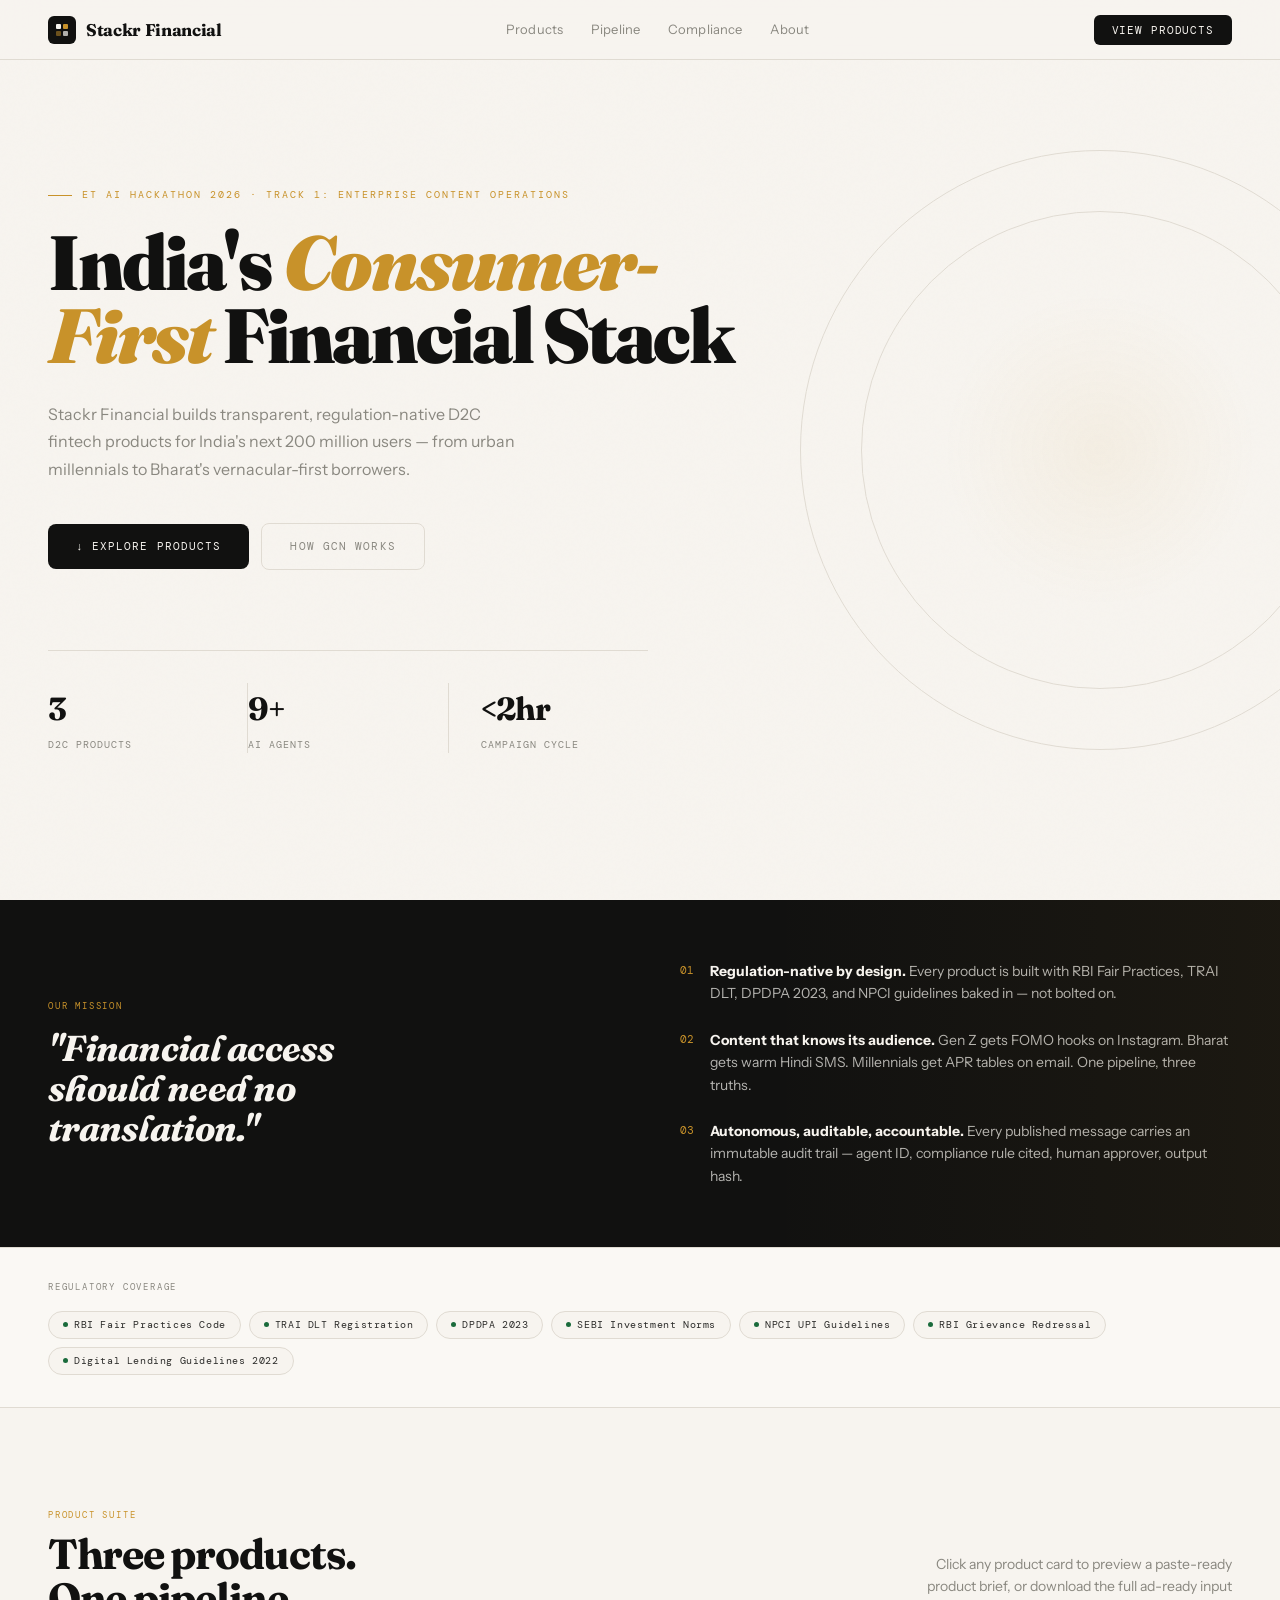
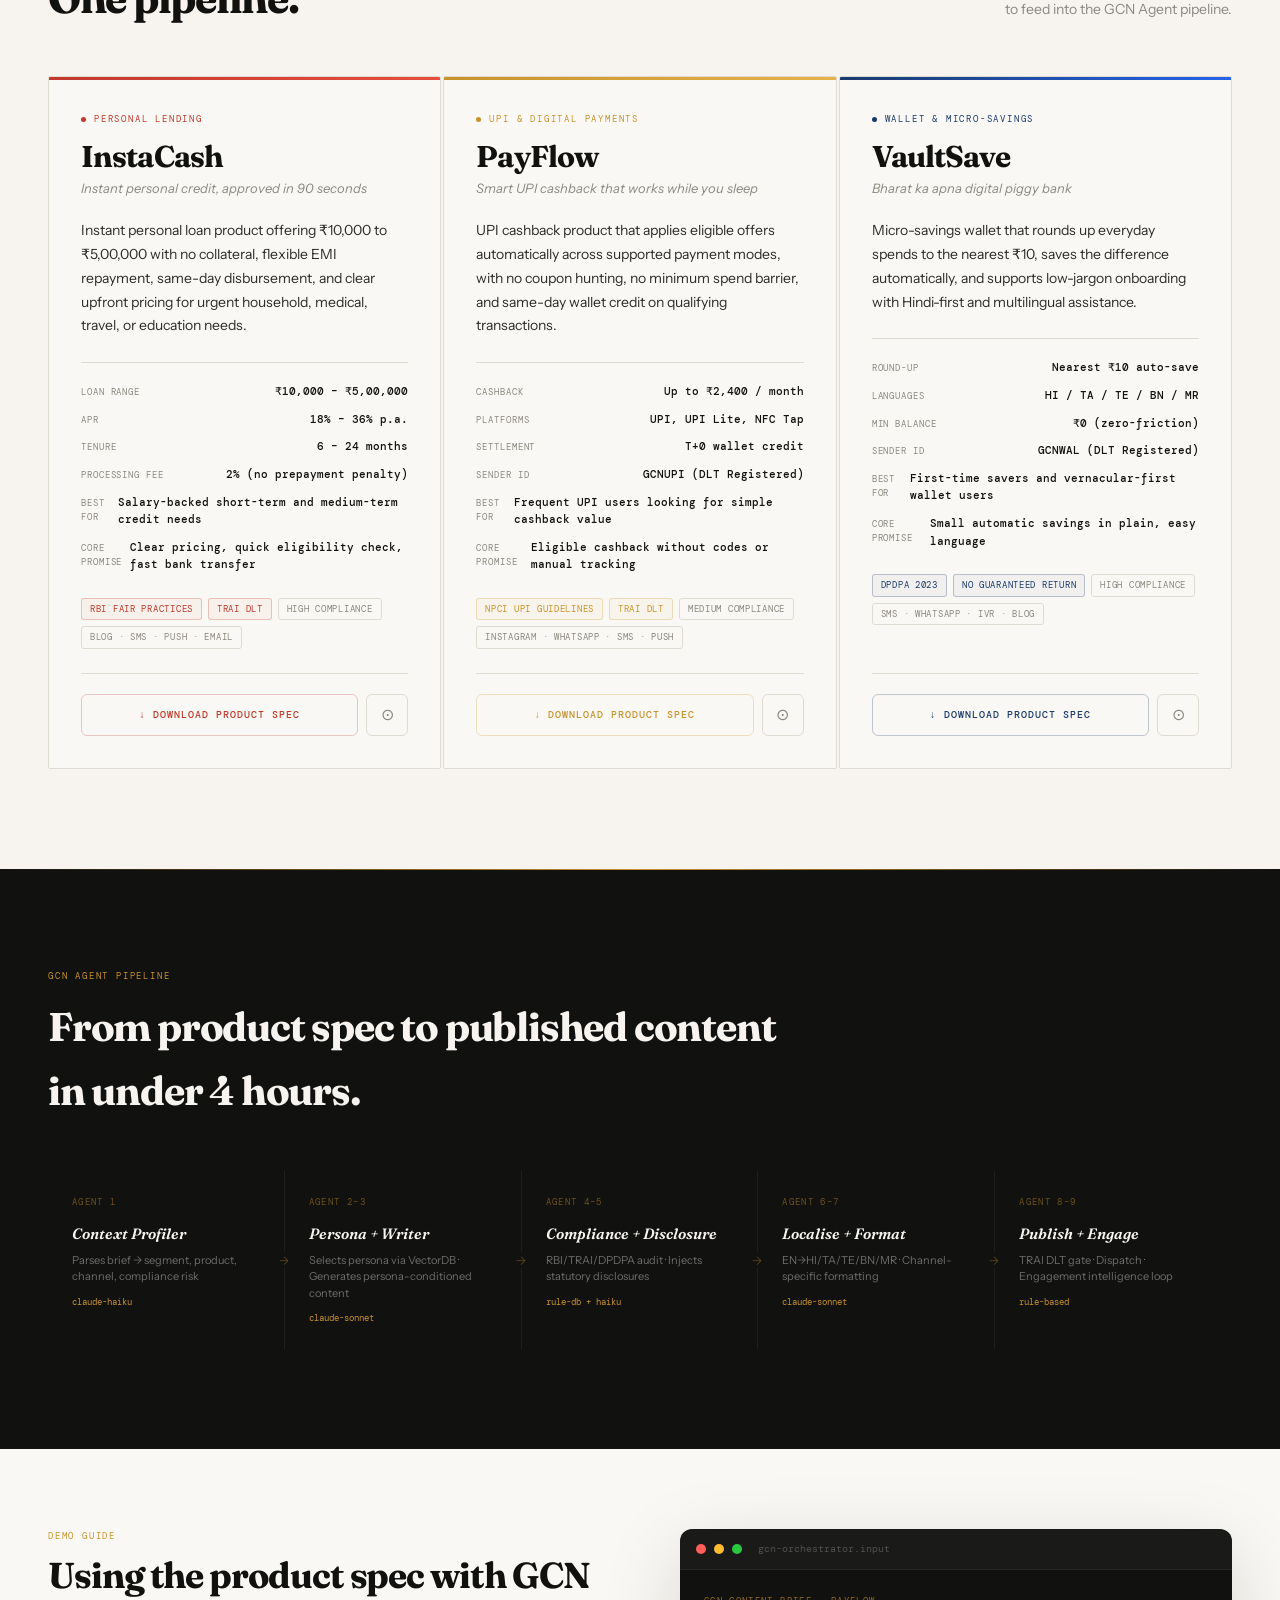
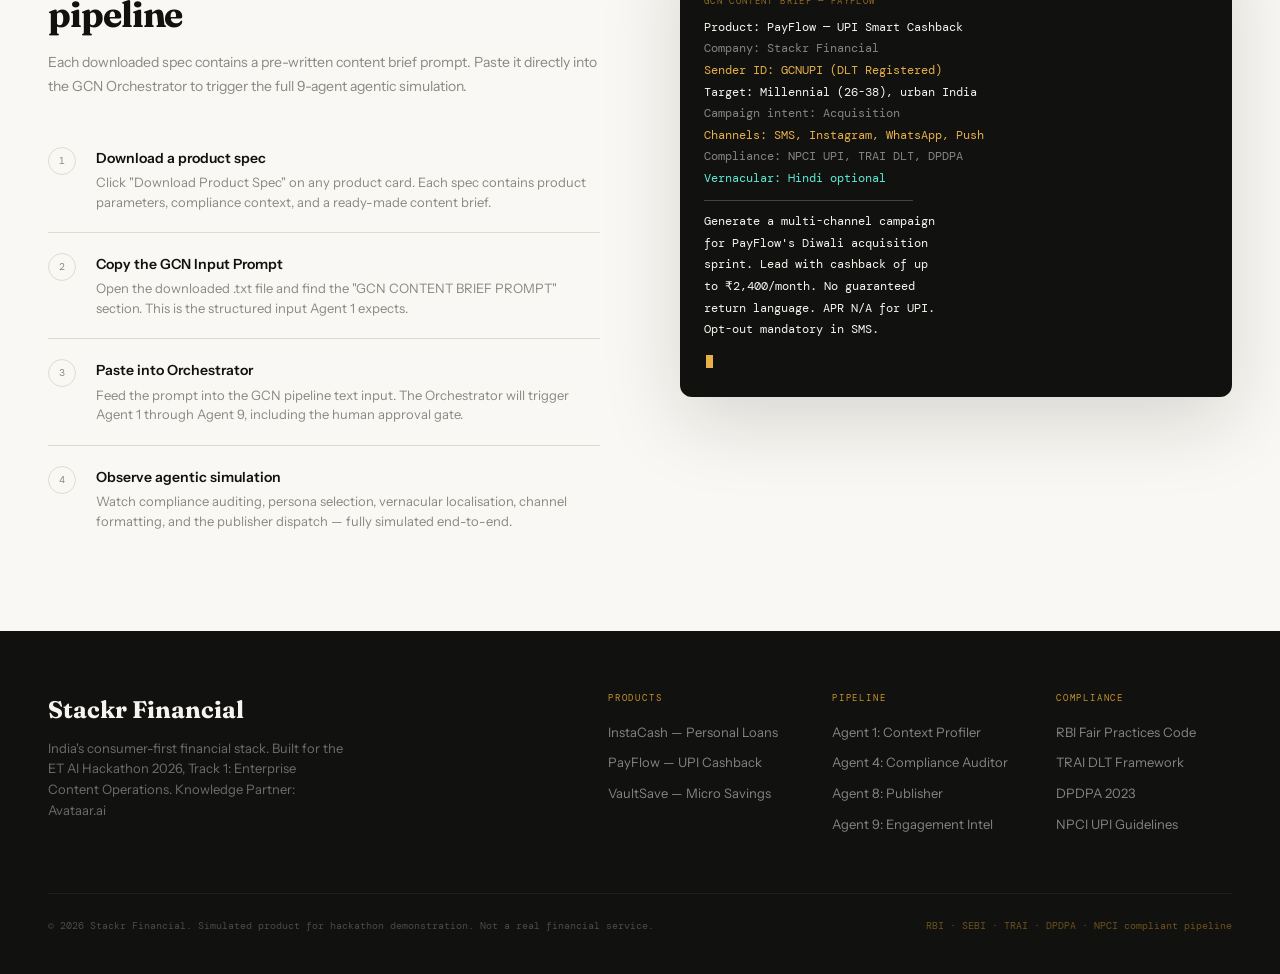
<file: stackr-fintech.html>
<!DOCTYPE html>
<html lang="en">
<head>
<meta charset="UTF-8"/>
<meta name="viewport" content="width=device-width,initial-scale=1"/>
<title>Stackr Financial — India's Consumer-First Financial Stack</title>
<link rel="preconnect" href="https://fonts.googleapis.com">
<link href="https://fonts.googleapis.com/css2?family=Fraunces:ital,opsz,wght@0,9..144,300;0,9..144,600;0,9..144,700;0,9..144,900;1,9..144,400;1,9..144,700&family=DM+Mono:ital,wght@0,300;0,400;0,500;1,400&family=Instrument+Sans:ital,wght@0,400;0,500;0,600;1,400&display=swap" rel="stylesheet">

<style>
:root {
  --cream:   #f7f4ef;
  --paper:   #faf8f4;
  --ink:     #111110;
  --ink2:    #2c2c2a;
  --muted:   #8a8880;
  --border:  #e0dbd2;
  --gold:    #c8922a;
  --gold2:   #e8b048;
  --red:     #c0392b;
  --green:   #1a6b3c;
  --blue:    #1a3a6b;
  --display: 'Fraunces', serif;
  --sans:    'Instrument Sans', sans-serif;
  --mono:    'DM Mono', monospace;
}

*, *::before, *::after { box-sizing: border-box; margin: 0; padding: 0; }

html { scroll-behavior: smooth; }

body {
  background: var(--cream);
  color: var(--ink);
  font-family: var(--sans);
  font-size: 15px;
  line-height: 1.6;
  overflow-x: hidden;
}

/* ── NOISE TEXTURE ── */
body::before {
  content: '';
  position: fixed; inset: 0; z-index: 0;
  background-image: url("data:image/svg+xml,%3Csvg viewBox='0 0 256 256' xmlns='http://www.w3.org/2000/svg'%3E%3Cfilter id='noise'%3E%3CfeTurbulence type='fractalNoise' baseFrequency='0.9' numOctaves='4' stitchTiles='stitch'/%3E%3C/filter%3E%3Crect width='100%25' height='100%25' filter='url(%23noise)' opacity='0.03'/%3E%3C/svg%3E");
  pointer-events: none; opacity: 0.4;
}

/* ── NAV ── */
nav {
  position: fixed; top: 0; left: 0; right: 0; z-index: 100;
  display: flex; align-items: center; justify-content: space-between;
  padding: 0 48px; height: 60px;
  background: rgba(247,244,239,0.92);
  backdrop-filter: blur(16px);
  border-bottom: 1px solid var(--border);
}
.nav-brand { display: flex; align-items: center; gap: 10px; }
.nav-logo {
  width: 28px; height: 28px; border-radius: 6px;
  background: var(--ink);
  display: flex; align-items: center; justify-content: center;
}
.nav-logo svg { width: 16px; height: 16px; }
.nav-wordmark { font-family: var(--display); font-size: 17px; font-weight: 700; letter-spacing: -0.02em; color: var(--ink); }
.nav-tagline { font-family: var(--mono); font-size: 9px; color: var(--muted); letter-spacing: 0.12em; text-transform: uppercase; }
.nav-links { display: flex; gap: 28px; }
.nav-links a { font-size: 13px; color: var(--muted); text-decoration: none; transition: color 0.15s; letter-spacing: 0.01em; }
.nav-links a:hover { color: var(--ink); }
.nav-cta {
  font-family: var(--mono); font-size: 11px; letter-spacing: 0.08em;
  background: var(--ink); color: var(--cream);
  border: none; border-radius: 6px; padding: 8px 18px;
  cursor: pointer; transition: background 0.15s; text-transform: uppercase;
}
.nav-cta:hover { background: var(--ink2); }

/* ── HERO ── */
.hero {
  min-height: 100vh;
  display: flex; flex-direction: column; justify-content: center;
  padding: 100px 48px 60px;
  position: relative; z-index: 1;
  overflow: hidden;
}
.hero-kicker {
  font-family: var(--mono); font-size: 10px; letter-spacing: 0.2em;
  color: var(--gold); text-transform: uppercase; margin-bottom: 24px;
  display: flex; align-items: center; gap: 10px;
}
.hero-kicker::before { content: ''; display: block; width: 24px; height: 1px; background: var(--gold); }
.hero-h1 {
  font-family: var(--display); font-size: clamp(48px, 6vw, 88px);
  font-weight: 900; line-height: 0.95; letter-spacing: -0.03em;
  color: var(--ink); margin-bottom: 28px; max-width: 700px;
}
.hero-h1 em { font-style: italic; color: var(--gold); }
.hero-sub {
  font-size: 16px; color: var(--muted); max-width: 480px;
  line-height: 1.7; margin-bottom: 40px;
}
.hero-actions { display: flex; gap: 12px; align-items: center; }
.btn-primary {
  font-family: var(--mono); font-size: 11px; letter-spacing: 0.1em; text-transform: uppercase;
  background: var(--ink); color: var(--cream);
  border: none; border-radius: 8px; padding: 14px 28px;
  cursor: pointer; transition: all 0.2s; text-decoration: none;
  display: inline-flex; align-items: center; gap: 8px;
}
.btn-primary:hover { background: var(--gold); transform: translateY(-1px); box-shadow: 0 8px 24px rgba(200,146,42,0.25); }
.btn-ghost {
  font-family: var(--mono); font-size: 11px; letter-spacing: 0.1em; text-transform: uppercase;
  background: transparent; color: var(--muted);
  border: 1px solid var(--border); border-radius: 8px; padding: 14px 28px;
  cursor: pointer; transition: all 0.2s; text-decoration: none;
}
.btn-ghost:hover { border-color: var(--ink); color: var(--ink); }

/* Hero stats */
.hero-stats {
  display: flex; gap: 0; margin-top: 80px;
  border-top: 1px solid var(--border); padding-top: 32px;
  max-width: 600px;
}
.hero-stat { flex: 1; padding-right: 32px; border-right: 1px solid var(--border); }
.hero-stat:last-child { border-right: none; padding-right: 0; padding-left: 32px; }
.hero-stat:first-child { padding-left: 0; }
.hs-val { font-family: var(--display); font-size: 32px; font-weight: 700; color: var(--ink); letter-spacing: -0.03em; }
.hs-lbl { font-family: var(--mono); font-size: 10px; color: var(--muted); letter-spacing: 0.1em; text-transform: uppercase; margin-top: 2px; }

/* Hero BG decoration */
.hero-deco {
  position: absolute; right: -120px; top: 50%; transform: translateY(-50%);
  width: 600px; height: 600px; border-radius: 50%;
  border: 1px solid var(--border);
  pointer-events: none;
}
.hero-deco::before {
  content: ''; position: absolute; inset: 60px; border-radius: 50%;
  border: 1px solid var(--border);
}
.hero-deco::after {
  content: ''; position: absolute; inset: 140px; border-radius: 50%;
  background: radial-gradient(circle, rgba(200,146,42,0.06) 0%, transparent 70%);
}

/* ── MISSION STRIP ── */
.mission-strip {
  background: var(--ink); color: var(--cream);
  padding: 60px 48px; position: relative; z-index: 1;
  overflow: hidden;
}
.mission-strip::before {
  content: '';
  position: absolute; right: 0; top: 0; bottom: 0; width: 40%;
  background: linear-gradient(90deg, transparent, rgba(200,146,42,0.06));
}
.mission-inner { max-width: 1200px; margin: 0 auto; display: grid; grid-template-columns: 1fr 1fr; gap: 80px; align-items: center; }
.mission-left {}
.mission-eyebrow { font-family: var(--mono); font-size: 9px; color: var(--gold); letter-spacing: 0.2em; text-transform: uppercase; margin-bottom: 16px; }
.mission-headline { font-family: var(--display); font-size: 36px; font-weight: 700; line-height: 1.1; letter-spacing: -0.02em; font-style: italic; }
.mission-right { display: flex; flex-direction: column; gap: 24px; }
.mission-point { display: flex; gap: 16px; }
.mp-num { font-family: var(--mono); font-size: 11px; color: var(--gold); padding-top: 2px; flex-shrink: 0; }
.mp-text { font-size: 14px; color: rgba(250,248,244,0.7); line-height: 1.6; }
.mp-text strong { color: var(--cream); }

/* ── SECTION ── */
.section { padding: 100px 48px; position: relative; z-index: 1; }
.section-max { max-width: 1200px; margin: 0 auto; }
.section-header { display: flex; align-items: flex-end; justify-content: space-between; margin-bottom: 56px; }
.section-eyebrow { font-family: var(--mono); font-size: 9px; color: var(--gold); letter-spacing: 0.2em; text-transform: uppercase; margin-bottom: 10px; }
.section-h2 { font-family: var(--display); font-size: 42px; font-weight: 700; letter-spacing: -0.03em; line-height: 1.05; }
.section-sub { font-size: 14px; color: var(--muted); max-width: 320px; text-align: right; line-height: 1.6; }

/* ── PRODUCT CARDS ── */
.products-grid { display: grid; grid-template-columns: repeat(3, 1fr); gap: 2px; }

.product-card {
  background: var(--paper);
  border: 1px solid var(--border);
  border-radius: 2px;
  overflow: hidden;
  position: relative;
  transition: box-shadow 0.3s, transform 0.3s;
  display: flex; flex-direction: column;
  animation: fadeUp 0.6s ease both;
}
.product-card:nth-child(1) { animation-delay: 0s; }
.product-card:nth-child(2) { animation-delay: 0.1s; }
.product-card:nth-child(3) { animation-delay: 0.2s; }
@keyframes fadeUp { from { opacity:0; transform:translateY(24px); } to { opacity:1; transform:translateY(0); } }
.product-card:hover { box-shadow: 0 20px 60px rgba(17,17,16,0.1); transform: translateY(-4px); z-index: 2; }

.pc-accent { height: 3px; width: 100%; }
.product-card:nth-child(1) .pc-accent { background: linear-gradient(90deg, #c0392b, #e74c3c); }
.product-card:nth-child(2) .pc-accent { background: linear-gradient(90deg, #c8922a, #e8b048); }
.product-card:nth-child(3) .pc-accent { background: linear-gradient(90deg, #1a3a6b, #2563eb); }

.pc-body { padding: 32px; flex: 1; display: flex; flex-direction: column; }
.pc-category {
  font-family: var(--mono); font-size: 9px; letter-spacing: 0.2em; text-transform: uppercase;
  margin-bottom: 16px; display: flex; align-items: center; gap: 8px;
}
.pc-cat-dot { width: 5px; height: 5px; border-radius: 50%; }
.product-card:nth-child(1) .pc-cat-dot { background: var(--red); }
.product-card:nth-child(2) .pc-cat-dot { background: var(--gold); }
.product-card:nth-child(3) .pc-cat-dot { background: var(--blue); }
.product-card:nth-child(1) .pc-category { color: var(--red); }
.product-card:nth-child(2) .pc-category { color: var(--gold); }
.product-card:nth-child(3) .pc-category { color: var(--blue); }

.pc-name { font-family: var(--display); font-size: 30px; font-weight: 700; letter-spacing: -0.03em; line-height: 1; margin-bottom: 6px; }
.pc-tagline { font-size: 13px; color: var(--muted); margin-bottom: 20px; font-style: italic; }
.pc-desc { font-size: 14px; color: var(--ink2); line-height: 1.7; margin-bottom: 24px; }

.pc-specs { border-top: 1px solid var(--border); padding-top: 20px; margin-bottom: 24px; display: flex; flex-direction: column; gap: 10px; }
.pc-spec { display: flex; justify-content: space-between; align-items: baseline; }
.pc-spec-k { font-family: var(--mono); font-size: 9px; color: var(--muted); letter-spacing: 0.1em; text-transform: uppercase; }
.pc-spec-v { font-family: var(--mono); font-size: 11px; color: var(--ink); font-weight: 500; }

.pc-tags { display: flex; flex-wrap: wrap; gap: 6px; margin-bottom: 24px; }
.pc-tag {
  font-family: var(--mono); font-size: 9px; letter-spacing: 0.08em;
  border: 1px solid var(--border); border-radius: 3px;
  padding: 3px 8px; color: var(--muted); text-transform: uppercase;
}
.product-card:nth-child(1) .pc-tag.highlight { border-color: #c0392b44; color: var(--red); background: #c0392b0a; }
.product-card:nth-child(2) .pc-tag.highlight { border-color: #c8922a44; color: var(--gold); background: #c8922a0a; }
.product-card:nth-child(3) .pc-tag.highlight { border-color: #1a3a6b44; color: var(--blue); background: #1a3a6b0a; }

.pc-footer { margin-top: auto; padding-top: 20px; border-top: 1px solid var(--border); display: flex; gap: 8px; }

.btn-download {
  flex: 1; display: flex; align-items: center; justify-content: center; gap: 8px;
  font-family: var(--mono); font-size: 10px; letter-spacing: 0.1em; text-transform: uppercase;
  border: 1px solid; border-radius: 6px; padding: 11px 16px;
  cursor: pointer; transition: all 0.2s; font-weight: 500;
}
.product-card:nth-child(1) .btn-download { color: var(--red); border-color: #c0392b44; background: transparent; }
.product-card:nth-child(1) .btn-download:hover { background: var(--red); color: white; border-color: var(--red); }
.product-card:nth-child(2) .btn-download { color: var(--gold); border-color: #c8922a44; background: transparent; }
.product-card:nth-child(2) .btn-download:hover { background: var(--gold); color: white; border-color: var(--gold); }
.product-card:nth-child(3) .btn-download { color: var(--blue); border-color: #1a3a6b44; background: transparent; }
.product-card:nth-child(3) .btn-download:hover { background: var(--blue); color: white; border-color: var(--blue); }

.btn-view {
  display: flex; align-items: center; justify-content: center;
  width: 42px; height: 42px; border-radius: 6px;
  border: 1px solid var(--border); background: transparent;
  cursor: pointer; color: var(--muted); font-size: 16px;
  transition: all 0.15s;
}
.btn-view:hover { border-color: var(--ink); color: var(--ink); }

/* ── COMPLIANCE STRIP ── */
.compliance-strip {
  background: var(--paper); border-top: 1px solid var(--border); border-bottom: 1px solid var(--border);
  padding: 32px 48px; position: relative; z-index: 1;
}
.compliance-inner { max-width: 1200px; margin: 0 auto; }
.compliance-label { font-family: var(--mono); font-size: 9px; color: var(--muted); letter-spacing: 0.2em; text-transform: uppercase; margin-bottom: 16px; }
.compliance-pills { display: flex; gap: 8px; flex-wrap: wrap; }
.c-pill {
  font-family: var(--mono); font-size: 10px; letter-spacing: 0.06em;
  border: 1px solid var(--border); border-radius: 20px;
  padding: 5px 14px; color: var(--ink2); background: var(--cream);
  display: flex; align-items: center; gap: 6px;
}
.c-pill-dot { width: 5px; height: 5px; border-radius: 50%; background: var(--green); }

/* ── PIPELINE SECTION ── */
.pipeline-section {
  background: var(--ink); padding: 100px 48px;
  position: relative; z-index: 1; overflow: hidden;
}
.pipeline-section::before {
  content: '';
  position: absolute; top: 0; left: 0; right: 0; height: 1px;
  background: linear-gradient(90deg, transparent, var(--gold), transparent);
}
.pipeline-inner { max-width: 1200px; margin: 0 auto; }
.pipeline-eyebrow { font-family: var(--mono); font-size: 9px; color: var(--gold); letter-spacing: 0.2em; text-transform: uppercase; margin-bottom: 12px; }
.pipeline-h2 { font-family: var(--display); font-size: 40px; font-weight: 700; color: var(--cream); letter-spacing: -0.03em; margin-bottom: 48px; }
.pipeline-steps { display: grid; grid-template-columns: repeat(5, 1fr); gap: 0; }
.pipeline-step {
  padding: 24px; border-right: 1px solid rgba(255,255,255,0.06);
  position: relative;
}
.pipeline-step:last-child { border-right: none; }
.ps-num { font-family: var(--mono); font-size: 9px; color: rgba(200,146,42,0.5); letter-spacing: 0.15em; margin-bottom: 12px; }
.ps-name { font-family: var(--display); font-size: 15px; font-weight: 600; color: var(--cream); margin-bottom: 6px; font-style: italic; }
.ps-desc { font-size: 11px; color: rgba(250,248,244,0.4); line-height: 1.5; }
.ps-model { font-family: var(--mono); font-size: 9px; color: var(--gold); margin-top: 10px; }
.ps-arrow {
  position: absolute; right: -8px; top: 50%; transform: translateY(-50%);
  width: 16px; height: 16px; background: var(--ink);
  display: flex; align-items: center; justify-content: center;
  color: rgba(200,146,42,0.4); font-size: 12px; z-index: 1;
}
.pipeline-step:last-child .ps-arrow { display: none; }

/* ── HOW TO USE ── */
.howto-section { padding: 80px 48px; position: relative; z-index: 1; background: var(--paper); }
.howto-inner { max-width: 1200px; margin: 0 auto; }
.howto-grid { display: grid; grid-template-columns: 1fr 1fr; gap: 80px; align-items: start; }
.howto-left {}
.howto-eyebrow { font-family: var(--mono); font-size: 9px; color: var(--gold); letter-spacing: 0.2em; text-transform: uppercase; margin-bottom: 12px; }
.howto-h2 { font-family: var(--display); font-size: 36px; font-weight: 700; letter-spacing: -0.03em; margin-bottom: 16px; line-height: 1.1; }
.howto-desc { font-size: 14px; color: var(--muted); line-height: 1.7; margin-bottom: 28px; }
.howto-steps { display: flex; flex-direction: column; gap: 0; }
.howto-step { display: flex; gap: 20px; padding: 20px 0; border-bottom: 1px solid var(--border); }
.howto-step:last-child { border-bottom: none; }
.hs-num {
  width: 28px; height: 28px; border-radius: 50%;
  border: 1px solid var(--border); flex-shrink: 0;
  display: flex; align-items: center; justify-content: center;
  font-family: var(--mono); font-size: 10px; color: var(--muted);
}
.hs-content {}
.hs-title { font-size: 14px; font-weight: 600; margin-bottom: 4px; }
.hs-body { font-size: 13px; color: var(--muted); line-height: 1.5; }

.howto-right {}
.demo-box {
  background: var(--ink); border-radius: 12px; overflow: hidden;
  box-shadow: 0 24px 80px rgba(17,17,16,0.15);
}
.demo-titlebar {
  display: flex; align-items: center; gap: 8px; padding: 12px 16px;
  background: rgba(255,255,255,0.04); border-bottom: 1px solid rgba(255,255,255,0.06);
}
.demo-dot { width: 10px; height: 10px; border-radius: 50%; }
.demo-body { padding: 24px; }
.demo-label { font-family: var(--mono); font-size: 9px; color: rgba(200,146,42,0.7); letter-spacing: 0.15em; text-transform: uppercase; margin-bottom: 8px; }
.demo-line { font-family: var(--mono); font-size: 12px; color: rgba(250,248,244,0.5); line-height: 1.8; }
.demo-line.highlight { color: var(--cream); }
.demo-line.gold { color: var(--gold2); }
.demo-line.green { color: #5eead4; }
.demo-line.muted { color: rgba(250,248,244,0.25); }
.demo-cursor { display: inline-block; width: 7px; height: 13px; background: var(--gold2); animation: blink 1.2s step-end infinite; vertical-align: middle; margin-left: 2px; }
@keyframes blink { 0%,100%{opacity:1} 50%{opacity:0} }

/* ── FOOTER ── */
footer {
  background: var(--ink); color: var(--cream);
  padding: 60px 48px 40px; position: relative; z-index: 1;
}
.footer-inner { max-width: 1200px; margin: 0 auto; }
.footer-top { display: flex; justify-content: space-between; align-items: flex-start; margin-bottom: 48px; }
.footer-brand { max-width: 300px; }
.footer-brand-name { font-family: var(--display); font-size: 24px; font-weight: 700; margin-bottom: 8px; }
.footer-brand-desc { font-size: 13px; color: rgba(250,248,244,0.4); line-height: 1.6; }
.footer-cols { display: grid; grid-template-columns: repeat(3, 1fr); gap: 48px; }
.footer-col-title { font-family: var(--mono); font-size: 9px; color: var(--gold); letter-spacing: 0.2em; text-transform: uppercase; margin-bottom: 16px; }
.footer-col a { display: block; font-size: 13px; color: rgba(250,248,244,0.5); margin-bottom: 10px; text-decoration: none; transition: color 0.15s; cursor: pointer; }
.footer-col a:hover { color: var(--cream); }
.footer-bottom { border-top: 1px solid rgba(255,255,255,0.06); padding-top: 24px; display: flex; justify-content: space-between; align-items: center; }
.footer-legal { font-family: var(--mono); font-size: 10px; color: rgba(250,248,244,0.25); }
.footer-reg { font-family: var(--mono); font-size: 10px; color: rgba(200,146,42,0.5); }

/* ── MODAL ── */
.modal-overlay {
  display: none; position: fixed; inset: 0; z-index: 200;
  background: rgba(17,17,16,0.75); backdrop-filter: blur(8px);
  align-items: center; justify-content: center; padding: 20px;
}
.modal-overlay.open { display: flex; }
.modal {
  background: var(--paper); border: 1px solid var(--border);
  border-radius: 12px; max-width: 640px; width: 100%;
  max-height: 80vh; overflow-y: auto;
  animation: modalIn 0.25s ease;
}
@keyframes modalIn { from { opacity:0; transform:scale(0.96) translateY(8px); } to { opacity:1; transform:scale(1) translateY(0); } }
.modal-header {
  padding: 24px 28px; border-bottom: 1px solid var(--border);
  display: flex; justify-content: space-between; align-items: flex-start;
  position: sticky; top: 0; background: var(--paper); z-index: 1;
}
.modal-title-label { font-family: var(--mono); font-size: 9px; color: var(--gold); letter-spacing: 0.2em; text-transform: uppercase; margin-bottom: 6px; }
.modal-title { font-family: var(--display); font-size: 24px; font-weight: 700; letter-spacing: -0.02em; }
.modal-close { background: none; border: 1px solid var(--border); border-radius: 6px; width: 32px; height: 32px; cursor: pointer; font-size: 16px; color: var(--muted); transition: all 0.15s; display: flex; align-items: center; justify-content: center; }
.modal-close:hover { border-color: var(--ink); color: var(--ink); }
.modal-body { padding: 28px; }
.modal-section { margin-bottom: 24px; }
.modal-section-title { font-family: var(--mono); font-size: 9px; color: var(--muted); letter-spacing: 0.15em; text-transform: uppercase; margin-bottom: 10px; padding-bottom: 8px; border-bottom: 1px solid var(--border); }
.modal-row { display: flex; justify-content: space-between; padding: 6px 0; }
.modal-row-k { font-size: 13px; color: var(--muted); }
.modal-row-v { font-family: var(--mono); font-size: 12px; color: var(--ink); font-weight: 500; }
.modal-compliance { display: flex; flex-wrap: wrap; gap: 6px; }
.modal-comp-tag { font-family: var(--mono); font-size: 9px; border: 1px solid var(--border); border-radius: 3px; padding: 3px 8px; color: var(--muted); }
.modal-prompt-box {
  background: var(--cream); border: 1px solid var(--border); border-radius: 8px;
  padding: 16px; font-family: var(--mono); font-size: 12px; color: var(--ink2);
  line-height: 1.7; white-space: pre-wrap;
}
.modal-footer { padding: 20px 28px; border-top: 1px solid var(--border); display: flex; gap: 10px; }
.modal-btn-dl {
  flex: 1; font-family: var(--mono); font-size: 11px; letter-spacing: 0.1em; text-transform: uppercase;
  background: var(--ink); color: var(--cream); border: none; border-radius: 8px;
  padding: 12px 20px; cursor: pointer; transition: background 0.15s;
  display: flex; align-items: center; justify-content: center; gap: 8px;
}
.modal-btn-dl:hover { background: var(--gold); }
.modal-btn-cancel { font-family: var(--mono); font-size: 11px; letter-spacing: 0.1em; text-transform: uppercase; background: transparent; color: var(--muted); border: 1px solid var(--border); border-radius: 8px; padding: 12px 20px; cursor: pointer; transition: all 0.15s; }
.modal-btn-cancel:hover { border-color: var(--ink); color: var(--ink); }

/* toast */
.toast {
  position: fixed; bottom: 32px; right: 32px; z-index: 300;
  background: var(--ink); color: var(--cream); border-left: 3px solid var(--gold);
  border-radius: 8px; padding: 14px 20px;
  font-family: var(--mono); font-size: 12px; letter-spacing: 0.05em;
  display: flex; align-items: center; gap: 10px;
  transform: translateY(20px); opacity: 0;
  transition: all 0.3s ease;
  pointer-events: none;
}
.toast.show { transform: translateY(0); opacity: 1; }

@media (max-width: 900px) {
  nav { padding: 0 20px; }
  .nav-links { display: none; }
  .hero { padding: 100px 20px 60px; }
  .section { padding: 60px 20px; }
  .products-grid { grid-template-columns: 1fr; }
  .pipeline-steps { grid-template-columns: 1fr; }
  .howto-grid { grid-template-columns: 1fr; }
  .mission-inner { grid-template-columns: 1fr; }
  .footer-cols { grid-template-columns: 1fr; }
  .hero-deco { display: none; }
}
</style>
</head>
<body>

<!-- NAV -->
<nav>
  <div class="nav-brand">
    <div class="nav-logo">
      <svg viewBox="0 0 16 16" fill="none" xmlns="http://www.w3.org/2000/svg">
        <rect x="2" y="2" width="5" height="5" rx="1" fill="#f7f4ef"/>
        <rect x="9" y="2" width="5" height="5" rx="1" fill="#c8922a"/>
        <rect x="2" y="9" width="5" height="5" rx="1" fill="#c8922a" opacity="0.5"/>
        <rect x="9" y="9" width="5" height="5" rx="1" fill="#f7f4ef" opacity="0.7"/>
      </svg>
    </div>
    <div>
      <div class="nav-wordmark">Stackr Financial</div>
    </div>
  </div>
  <div class="nav-links">
    <a href="#products">Products</a>
    <a href="#pipeline">Pipeline</a>
    <a href="#compliance">Compliance</a>
    <a href="#about">About</a>
  </div>
  <button class="nav-cta" onclick="document.getElementById('products').scrollIntoView({behavior:'smooth'})">
    View Products
  </button>
</nav>

<!-- HERO -->
<section class="hero">
  <div class="hero-deco"></div>
  <div class="hero-kicker">ET AI Hackathon 2026 · Track 1: Enterprise Content Operations</div>
  <h1 class="hero-h1">India's <em>Consumer-First</em> Financial Stack</h1>
  <p class="hero-sub">Stackr Financial builds transparent, regulation-native D2C fintech products for India's next 200 million users — from urban millennials to Bharat's vernacular-first borrowers.</p>
  <div class="hero-actions">
    <a class="btn-primary" href="#products">
      ↓ Explore Products
    </a>
    <a class="btn-ghost" href="#pipeline">How GCN Works</a>
  </div>
  <div class="hero-stats">
    <div class="hero-stat">
      <div class="hs-val">3</div>
      <div class="hs-lbl">D2C Products</div>
    </div>
    <div class="hero-stat">
      <div class="hs-val">9+</div>
      <div class="hs-lbl">AI Agents</div>
    </div>
    <div class="hero-stat">
      <div class="hs-val">&lt;2hr</div>
      <div class="hs-lbl">Campaign Cycle</div>
    </div>
  </div>
</section>

<!-- MISSION STRIP -->
<div class="mission-strip" id="about">
  <div class="mission-inner">
    <div class="mission-left">
      <div class="mission-eyebrow">Our Mission</div>
      <div class="mission-headline">"Financial access<br>should need no<br>translation."</div>
    </div>
    <div class="mission-right">
      <div class="mission-point">
        <div class="mp-num">01</div>
        <div class="mp-text"><strong>Regulation-native by design.</strong> Every product is built with RBI Fair Practices, TRAI DLT, DPDPA 2023, and NPCI guidelines baked in — not bolted on.</div>
      </div>
      <div class="mission-point">
        <div class="mp-num">02</div>
        <div class="mp-text"><strong>Content that knows its audience.</strong> Gen Z gets FOMO hooks on Instagram. Bharat gets warm Hindi SMS. Millennials get APR tables on email. One pipeline, three truths.</div>
      </div>
      <div class="mission-point">
        <div class="mp-num">03</div>
        <div class="mp-text"><strong>Autonomous, auditable, accountable.</strong> Every published message carries an immutable audit trail — agent ID, compliance rule cited, human approver, output hash.</div>
      </div>
    </div>
  </div>
</div>

<!-- COMPLIANCE STRIP -->
<div class="compliance-strip" id="compliance">
  <div class="compliance-inner">
    <div class="compliance-label">Regulatory Coverage</div>
    <div class="compliance-pills">
      <div class="c-pill"><div class="c-pill-dot"></div> RBI Fair Practices Code</div>
      <div class="c-pill"><div class="c-pill-dot"></div> TRAI DLT Registration</div>
      <div class="c-pill"><div class="c-pill-dot"></div> DPDPA 2023</div>
      <div class="c-pill"><div class="c-pill-dot"></div> SEBI Investment Norms</div>
      <div class="c-pill"><div class="c-pill-dot"></div> NPCI UPI Guidelines</div>
      <div class="c-pill"><div class="c-pill-dot"></div> RBI Grievance Redressal</div>
      <div class="c-pill"><div class="c-pill-dot"></div> Digital Lending Guidelines 2022</div>
    </div>
  </div>
</div>

<!-- PRODUCTS -->
<section class="section" id="products">
  <div class="section-max">
    <div class="section-header">
      <div>
        <div class="section-eyebrow">Product Suite</div>
        <h2 class="section-h2">Three products.<br>One pipeline.</h2>
      </div>
      <div class="section-sub">Click any product card to preview a paste-ready product brief, or download the full ad-ready input to feed into the GCN Agent pipeline.</div>
    </div>

    <div class="products-grid">

      <!-- PRODUCT 1: InstaCash -->
      <div class="product-card">
        <div class="pc-accent"></div>
        <div class="pc-body">
          <div class="pc-category"><div class="pc-cat-dot"></div> Personal Lending</div>
          <div class="pc-name">InstaCash</div>
          <div class="pc-tagline">Instant personal credit, approved in 90 seconds</div>
          <div class="pc-desc">Instant personal loan product offering ₹10,000 to ₹5,00,000 with no collateral, flexible EMI repayment, same-day disbursement, and clear upfront pricing for urgent household, medical, travel, or education needs.</div>
          <div class="pc-specs">
            <div class="pc-spec"><span class="pc-spec-k">Loan Range</span><span class="pc-spec-v">₹10,000 – ₹5,00,000</span></div>
            <div class="pc-spec"><span class="pc-spec-k">APR</span><span class="pc-spec-v">18% – 36% p.a.</span></div>
            <div class="pc-spec"><span class="pc-spec-k">Tenure</span><span class="pc-spec-v">6 – 24 months</span></div>
            <div class="pc-spec"><span class="pc-spec-k">Processing Fee</span><span class="pc-spec-v">2% (no prepayment penalty)</span></div>
            <div class="pc-spec"><span class="pc-spec-k">Best For</span><span class="pc-spec-v">Salary-backed short-term and medium-term credit needs</span></div>
            <div class="pc-spec"><span class="pc-spec-k">Core Promise</span><span class="pc-spec-v">Clear pricing, quick eligibility check, fast bank transfer</span></div>
          </div>
          <div class="pc-tags">
            <span class="pc-tag highlight">RBI Fair Practices</span>
            <span class="pc-tag highlight">TRAI DLT</span>
            <span class="pc-tag">HIGH Compliance</span>
            <span class="pc-tag">Blog · SMS · Push · Email</span>
          </div>
          <div class="pc-footer">
            <button class="btn-download" onclick="openModal('instacash')">
              ↓ Download Product Spec
            </button>
            <button class="btn-view" onclick="openModal('instacash')" title="Preview spec">⊙</button>
          </div>
        </div>
      </div>

      <!-- PRODUCT 2: PayFlow -->
      <div class="product-card">
        <div class="pc-accent"></div>
        <div class="pc-body">
          <div class="pc-category"><div class="pc-cat-dot"></div> UPI & Digital Payments</div>
          <div class="pc-name">PayFlow</div>
          <div class="pc-tagline">Smart UPI cashback that works while you sleep</div>
          <div class="pc-desc">UPI cashback product that applies eligible offers automatically across supported payment modes, with no coupon hunting, no minimum spend barrier, and same-day wallet credit on qualifying transactions.</div>
          <div class="pc-specs">
            <div class="pc-spec"><span class="pc-spec-k">Cashback</span><span class="pc-spec-v">Up to ₹2,400 / month</span></div>
            <div class="pc-spec"><span class="pc-spec-k">Platforms</span><span class="pc-spec-v">UPI, UPI Lite, NFC Tap</span></div>
            <div class="pc-spec"><span class="pc-spec-k">Settlement</span><span class="pc-spec-v">T+0 wallet credit</span></div>
            <div class="pc-spec"><span class="pc-spec-k">Sender ID</span><span class="pc-spec-v">GCNUPI (DLT Registered)</span></div>
            <div class="pc-spec"><span class="pc-spec-k">Best For</span><span class="pc-spec-v">Frequent UPI users looking for simple cashback value</span></div>
            <div class="pc-spec"><span class="pc-spec-k">Core Promise</span><span class="pc-spec-v">Eligible cashback without codes or manual tracking</span></div>
          </div>
          <div class="pc-tags">
            <span class="pc-tag highlight">NPCI UPI Guidelines</span>
            <span class="pc-tag highlight">TRAI DLT</span>
            <span class="pc-tag">MEDIUM Compliance</span>
            <span class="pc-tag">Instagram · WhatsApp · SMS · Push</span>
          </div>
          <div class="pc-footer">
            <button class="btn-download" onclick="openModal('payflow')">
              ↓ Download Product Spec
            </button>
            <button class="btn-view" onclick="openModal('payflow')" title="Preview spec">⊙</button>
          </div>
        </div>
      </div>

      <!-- PRODUCT 3: VaultSave -->
      <div class="product-card">
        <div class="pc-accent"></div>
        <div class="pc-body">
          <div class="pc-category"><div class="pc-cat-dot"></div> Wallet & Micro-Savings</div>
          <div class="pc-name">VaultSave</div>
          <div class="pc-tagline">Bharat ka apna digital piggy bank</div>
          <div class="pc-desc">Micro-savings wallet that rounds up everyday spends to the nearest ₹10, saves the difference automatically, and supports low-jargon onboarding with Hindi-first and multilingual assistance.</div>
          <div class="pc-specs">
            <div class="pc-spec"><span class="pc-spec-k">Round-up</span><span class="pc-spec-v">Nearest ₹10 auto-save</span></div>
            <div class="pc-spec"><span class="pc-spec-k">Languages</span><span class="pc-spec-v">HI / TA / TE / BN / MR</span></div>
            <div class="pc-spec"><span class="pc-spec-k">Min Balance</span><span class="pc-spec-v">₹0 (zero-friction)</span></div>
            <div class="pc-spec"><span class="pc-spec-k">Sender ID</span><span class="pc-spec-v">GCNWAL (DLT Registered)</span></div>
            <div class="pc-spec"><span class="pc-spec-k">Best For</span><span class="pc-spec-v">First-time savers and vernacular-first wallet users</span></div>
            <div class="pc-spec"><span class="pc-spec-k">Core Promise</span><span class="pc-spec-v">Small automatic savings in plain, easy language</span></div>
          </div>
          <div class="pc-tags">
            <span class="pc-tag highlight">DPDPA 2023</span>
            <span class="pc-tag highlight">No Guaranteed Return</span>
            <span class="pc-tag">HIGH Compliance</span>
            <span class="pc-tag">SMS · WhatsApp · IVR · Blog</span>
          </div>
          <div class="pc-footer">
            <button class="btn-download" onclick="openModal('vaultsave')">
              ↓ Download Product Spec
            </button>
            <button class="btn-view" onclick="openModal('vaultsave')" title="Preview spec">⊙</button>
          </div>
        </div>
      </div>

    </div>
  </div>
</section>

<!-- PIPELINE SECTION -->
<section class="pipeline-section" id="pipeline">
  <div class="pipeline-inner">
    <div class="pipeline-eyebrow">GCN Agent Pipeline</div>
    <h2 class="pipeline-h2">From product spec to published content<br>in under 4 hours.</h2>
    <div class="pipeline-steps">
      <div class="pipeline-step">
        <div class="ps-num">AGENT 1</div>
        <div class="ps-name">Context Profiler</div>
        <div class="ps-desc">Parses brief → segment, product, channel, compliance risk</div>
        <div class="ps-model">claude-haiku</div>
        <div class="ps-arrow">→</div>
      </div>
      <div class="pipeline-step">
        <div class="ps-num">AGENT 2–3</div>
        <div class="ps-name">Persona + Writer</div>
        <div class="ps-desc">Selects persona via VectorDB · Generates persona-conditioned content</div>
        <div class="ps-model">claude-sonnet</div>
        <div class="ps-arrow">→</div>
      </div>
      <div class="pipeline-step">
        <div class="ps-num">AGENT 4–5</div>
        <div class="ps-name">Compliance + Disclosure</div>
        <div class="ps-desc">RBI/TRAI/DPDPA audit · Injects statutory disclosures</div>
        <div class="ps-model">rule-db + haiku</div>
        <div class="ps-arrow">→</div>
      </div>
      <div class="pipeline-step">
        <div class="ps-num">AGENT 6–7</div>
        <div class="ps-name">Localise + Format</div>
        <div class="ps-desc">EN→HI/TA/TE/BN/MR · Channel-specific formatting</div>
        <div class="ps-model">claude-sonnet</div>
        <div class="ps-arrow">→</div>
      </div>
      <div class="pipeline-step">
        <div class="ps-num">AGENT 8–9</div>
        <div class="ps-name">Publish + Engage</div>
        <div class="ps-desc">TRAI DLT gate · Dispatch · Engagement intelligence loop</div>
        <div class="ps-model">rule-based</div>
      </div>
    </div>
  </div>
</section>

<!-- HOW TO USE -->
<section class="howto-section">
  <div class="howto-inner">
    <div class="howto-grid">
      <div class="howto-left">
        <div class="howto-eyebrow">Demo Guide</div>
        <h2 class="howto-h2">Using the product spec with GCN pipeline</h2>
        <p class="howto-desc">Each downloaded spec contains a pre-written content brief prompt. Paste it directly into the GCN Orchestrator to trigger the full 9-agent agentic simulation.</p>
        <div class="howto-steps">
          <div class="howto-step">
            <div class="hs-num">1</div>
            <div class="hs-content">
              <div class="hs-title">Download a product spec</div>
              <div class="hs-body">Click "Download Product Spec" on any product card. Each spec contains product parameters, compliance context, and a ready-made content brief.</div>
            </div>
          </div>
          <div class="howto-step">
            <div class="hs-num">2</div>
            <div class="hs-content">
              <div class="hs-title">Copy the GCN Input Prompt</div>
              <div class="hs-body">Open the downloaded .txt file and find the "GCN CONTENT BRIEF PROMPT" section. This is the structured input Agent 1 expects.</div>
            </div>
          </div>
          <div class="howto-step">
            <div class="hs-num">3</div>
            <div class="hs-content">
              <div class="hs-title">Paste into Orchestrator</div>
              <div class="hs-body">Feed the prompt into the GCN pipeline text input. The Orchestrator will trigger Agent 1 through Agent 9, including the human approval gate.</div>
            </div>
          </div>
          <div class="howto-step">
            <div class="hs-num">4</div>
            <div class="hs-content">
              <div class="hs-title">Observe agentic simulation</div>
              <div class="hs-body">Watch compliance auditing, persona selection, vernacular localisation, channel formatting, and the publisher dispatch — fully simulated end-to-end.</div>
            </div>
          </div>
        </div>
      </div>
      <div class="howto-right">
        <div class="demo-box">
          <div class="demo-titlebar">
            <div class="demo-dot" style="background:#ff5f57"></div>
            <div class="demo-dot" style="background:#febc2e"></div>
            <div class="demo-dot" style="background:#28c840"></div>
            <div style="margin-left:8px;font-family:var(--mono);font-size:10px;color:rgba(250,248,244,0.25)">gcn-orchestrator.input</div>
          </div>
          <div class="demo-body">
            <div class="demo-label">GCN Content Brief — PayFlow</div>
            <div class="demo-line highlight">Product: PayFlow — UPI Smart Cashback</div>
            <div class="demo-line">Company: Stackr Financial</div>
            <div class="demo-line gold">Sender ID: GCNUPI (DLT Registered)</div>
            <div class="demo-line highlight">Target: Millennial (26-38), urban India</div>
            <div class="demo-line">Campaign intent: Acquisition</div>
            <div class="demo-line gold">Channels: SMS, Instagram, WhatsApp, Push</div>
            <div class="demo-line">Compliance: NPCI UPI, TRAI DLT, DPDPA</div>
            <div class="demo-line green">Vernacular: Hindi optional</div>
            <div class="demo-line muted">─────────────────────────────</div>
            <div class="demo-line highlight">Generate a multi-channel campaign</div>
            <div class="demo-line highlight">for PayFlow's Diwali acquisition</div>
            <div class="demo-line highlight">sprint. Lead with cashback of up</div>
            <div class="demo-line highlight">to ₹2,400/month. No guaranteed</div>
            <div class="demo-line highlight">return language. APR N/A for UPI.</div>
            <div class="demo-line highlight">Opt-out mandatory in SMS.</div>
            <div style="margin-top:8px"><div class="demo-cursor"></div></div>
          </div>
        </div>
      </div>
    </div>
  </div>
</section>

<!-- FOOTER -->
<footer>
  <div class="footer-inner">
    <div class="footer-top">
      <div class="footer-brand">
        <div class="footer-brand-name">Stackr Financial</div>
        <div class="footer-brand-desc">India's consumer-first financial stack. Built for the ET AI Hackathon 2026, Track 1: Enterprise Content Operations. Knowledge Partner: Avataar.ai</div>
      </div>
      <div class="footer-cols">
        <div class="footer-col">
          <div class="footer-col-title">Products</div>
          <a onclick="openModal('instacash')">InstaCash — Personal Loans</a>
          <a onclick="openModal('payflow')">PayFlow — UPI Cashback</a>
          <a onclick="openModal('vaultsave')">VaultSave — Micro Savings</a>
        </div>
        <div class="footer-col">
          <div class="footer-col-title">Pipeline</div>
          <a>Agent 1: Context Profiler</a>
          <a>Agent 4: Compliance Auditor</a>
          <a>Agent 8: Publisher</a>
          <a>Agent 9: Engagement Intel</a>
        </div>
        <div class="footer-col">
          <div class="footer-col-title">Compliance</div>
          <a>RBI Fair Practices Code</a>
          <a>TRAI DLT Framework</a>
          <a>DPDPA 2023</a>
          <a>NPCI UPI Guidelines</a>
        </div>
      </div>
    </div>
    <div class="footer-bottom">
      <div class="footer-legal">© 2026 Stackr Financial. Simulated product for hackathon demonstration. Not a real financial service.</div>
      <div class="footer-reg">RBI · SEBI · TRAI · DPDPA · NPCI compliant pipeline</div>
    </div>
  </div>
</footer>

<!-- MODAL -->
<div class="modal-overlay" id="modalOverlay" onclick="closeModal(event)">
  <div class="modal" id="modal">
    <div class="modal-header">
      <div>
        <div class="modal-title-label" id="modalLabel">Paste-Ready Product Brief</div>
        <div class="modal-title" id="modalTitle">—</div>
      </div>
      <button class="modal-close" onclick="closeModalDirect()">✕</button>
    </div>
    <div class="modal-body" id="modalBody"></div>
    <div class="modal-footer">
      <button class="modal-btn-dl" id="modalDlBtn">↓ Download .txt Brief</button>
      <button class="modal-btn-cancel" onclick="closeModalDirect()">Close</button>
    </div>
  </div>
</div>

<!-- TOAST -->
<div class="toast" id="toast">✓ Product brief downloaded successfully</div>

<script>
// ── PRODUCT DATA ─────────────────────────────────────────
const PRODUCTS = {
  instacash: {
    label: 'Personal Lending · Stackr Financial',
    title: 'InstaCash',
    color: '#c0392b',
    sections: [
      {
        title: 'Product Overview',
        rows: [
          ['Product Name', 'InstaCash — Instant Personal Credit'],
          ['Company', 'Stackr Financial'],
          ['Category', 'Personal Lending / Consumer Credit'],
          ['Primary Goal', 'Drive applications for instant personal loans with transparent pricing'],
          ['Primary Use Case', 'Medical, travel, bill, education, and urgent household needs'],
          ['Tone Direction', 'Clear, confident, trustworthy, and action-oriented'],
        ]
      },
      {
        title: 'Financial Parameters',
        rows: [
          ['Loan Amount Range', '₹10,000 – ₹5,00,000'],
          ['Annual Percentage Rate', '18% – 36% p.a. (stated upfront per RBI FPC)'],
          ['Tenure', '6 – 24 months (flexible EMI)'],
          ['Processing Fee', '2% of loan amount (no hidden charges)'],
          ['Prepayment Penalty', 'NIL'],
          ['Disbursement', 'Direct to registered bank account (T+0)'],
          ['Credit Assessment', 'Bureau score + in-app transaction data (DPDPA consent required)'],
        ]
      },
      {
        title: 'Channel Mix & Compliance',
        rows: [
          ['Primary Channels', 'Blog, Email, LinkedIn, Push Notification'],
          ['Secondary Channels', 'Instagram, SMS'],
          ['DLT Sender ID', 'GCNFIN (Registered — templates: loan-acquisition, emi-reminder)'],
          ['Compliance Risk Level', 'HIGH — RBI Fair Practices Code mandatory'],
          ['Key Regulations', 'RBI Fair Practices Code, TRAI DLT, DPDPA 2023, Digital Lending Guidelines 2022'],
          ['Prohibited Language', '"Guaranteed approval", "instant approval guaranteed", any coercive recovery language'],
          ['Mandatory Disclosures', 'Full APR + fee schedule, RBI Banking Ombudsman contact, DPDPA consent clause'],
        ]
      },
      {
        title: 'Content Requirements',
        rows: [
          ['Primary Ad Copy', 'Short loan-acquisition copy with APR and fee clarity, strong CTA, no exaggerated claims'],
          ['SMS (DLT)', '160 chars max, GCNFIN sender ID, opt-out STOP 1909, template: loan-acquisition'],
          ['Push Notification', 'Title ≤50 chars, Body ≤100 chars, instant action nudge without guarantee language'],
          ['Landing Page Copy', 'Feature explainer with APR, tenure, fee schedule, and repayment clarity'],
          ['Vernacular', 'Hindi (HI) if Bharat segment flagged — statutory text locked'],
        ]
      },
    ],
    compliance: ['RBI Fair Practices Code', 'TRAI DLT Registration', 'DPDPA 2023', 'Digital Lending Guidelines 2022', 'RBI Grievance Redressal Circular'],
    prompt: `Product: InstaCash — Instant Personal Credit by Stackr Financial
Loan range: ₹10,000 – ₹5,00,000 | APR: 18–36% p.a. | Tenure: 6–24 months
Processing fee: 2% | No prepayment penalty | Disbursement: direct bank account (T+0)
Primary objective: Drive personal loan applications with transparent pricing and strong trust signals
DLT Sender ID: GCNFIN | Template: loan-acquisition
Compliance level: HIGH | Regulations: RBI Fair Practices Code, TRAI DLT, DPDPA 2023

Generate paste-ready acquisition content for InstaCash including:
1. Primary ad copy with a strong CTA and clear APR/fee mention
2. SMS — 160 chars max, GCNFIN sender, opt-out STOP 1909, Hindi optional
3. Push notification — Title ≤50 chars, Body ≤100 chars
4. Landing page headline + short support copy
All content must clear RBI Fair Practices Code. APR and processing fee must be
stated upfront. No misleading quantification. Disclosure placeholders required.`
  },

  payflow: {
    label: 'UPI & Digital Payments · Stackr Financial',
    title: 'PayFlow',
    color: '#c8922a',
    sections: [
      {
        title: 'Product Overview',
        rows: [
          ['Product Name', 'PayFlow — Smart UPI Cashback Engine'],
          ['Company', 'Stackr Financial'],
          ['Category', 'UPI / Digital Payments'],
          ['Primary Goal', 'Drive app installs and first eligible UPI transactions'],
          ['Primary Use Case', 'Daily UPI payments with simplified cashback value'],
          ['Tone Direction', 'Fast, benefit-led, upbeat, and easy to understand'],
        ]
      },
      {
        title: 'Product Parameters',
        rows: [
          ['Cashback Cap', 'Up to ₹2,400 per month (not guaranteed — subject to eligible transactions)'],
          ['Cashback Mechanism', 'AI-powered tier matching per transaction — automatic, no codes'],
          ['Platforms Supported', 'UPI, UPI Lite, NFC Tap-to-Pay, International Remittance'],
          ['Settlement', 'T+0 wallet credit after each eligible transaction'],
          ['Minimum Spend', 'None (zero friction onboarding)'],
          ['DLT Sender ID', 'GCNUPI (Registered — templates: upi-cashback, upi-feature)'],
        ]
      },
      {
        title: 'Channel Mix & Compliance',
        rows: [
          ['Primary Channels', 'Instagram, WhatsApp, Push Notification, SMS'],
          ['Secondary Channels', 'YouTube Shorts, In-app Banner'],
          ['Compliance Risk Level', 'MEDIUM — NPCI UPI Guidelines + TRAI DLT'],
          ['Key Regulations', 'NPCI UPI Guidelines, TRAI DLT, DPDPA 2023'],
          ['Prohibited Language', '"Guaranteed cashback", "earn 100% back", any misleading quantified cashback claim'],
          ['Mandatory Disclosures', 'TRAI opt-out (STOP 1909), cashback subject to eligible transactions disclaimer'],
          ['Optimal Window', '8:00 AM – 10:00 AM IST (Millennial) | 7:00 PM – 9:00 PM IST (Gen Z)'],
        ]
      },
      {
        title: 'Content Requirements',
        rows: [
          ['Primary Ad Copy', 'Short cashback-led copy using only qualified "up to" claims and a clear app CTA'],
          ['WhatsApp Business', 'Approved template format, opt-in verified before send, warm cashback nudge'],
          ['SMS (DLT)', '160 chars, GCNUPI sender, template: upi-cashback, STOP 1909 opt-out'],
          ['Push Notification', 'Title ≤50 chars, Body ≤100 chars, FCM + APNs dual platform'],
          ['In-app Banner', 'One-line benefit statement with qualified cashback and no absolute promise'],
        ]
      },
    ],
    compliance: ['NPCI UPI Guidelines', 'TRAI DLT Registration', 'DPDPA 2023', 'No Misleading Cashback Claims'],
    prompt: `Product: PayFlow — Smart UPI Cashback Engine by Stackr Financial
Cashback: up to ₹2,400/month (not guaranteed — subject to eligible transactions)
Platforms: UPI, UPI Lite, NFC Tap-to-Pay
Settlement: T+0 wallet credit | DLT Sender ID: GCNUPI | Template: upi-cashback
Primary objective: Drive app installs and qualified UPI cashback activation
Compliance level: MEDIUM | Regulations: NPCI UPI Guidelines, TRAI DLT, DPDPA 2023
PROHIBITED: "guaranteed cashback" or any absolute cashback claim

Generate paste-ready acquisition content for PayFlow across:
1. Primary ad copy using "up to ₹2,400" with a clear install CTA
2. WhatsApp Business message with opt-in-safe cashback value and app link
3. SMS — 160 chars, GCNUPI sender, STOP 1909, cashback teaser, Hindi optional
4. Push notification — cashback hook ≤50 chars, action nudge ≤100 chars
All content must comply with NPCI UPI guidelines. No misleading quantification.
Cashback must be qualified as "up to" not absolute. TRAI opt-out mandatory in SMS.`
  },

  vaultsave: {
    label: 'Wallet & Micro-Savings · Stackr Financial',
    title: 'VaultSave',
    color: '#1a3a6b',
    sections: [
      {
        title: 'Product Overview',
        rows: [
          ['Product Name', 'VaultSave — Vernacular Micro-Savings Wallet'],
          ['Company', 'Stackr Financial'],
          ['Category', 'Wallet / Micro-Savings'],
          ['Primary Goal', 'Drive wallet activation and explain round-up savings simply'],
          ['Primary Use Case', 'Everyday savings through automatic round-up on daily spends'],
          ['Tone Direction', 'Simple, reassuring, low-jargon, and trust-building'],
        ]
      },
      {
        title: 'Product Parameters',
        rows: [
          ['Round-up Logic', 'Auto-saves to nearest ₹10 after every UPI/card transaction'],
          ['Minimum Balance', '₹0 — zero-friction, no minimum required'],
          ['Languages', 'Hindi (primary), Tamil, Telugu, Bengali, Marathi'],
          ['UX Mode', 'Voice-assisted onboarding, IVR support for feature phones'],
          ['DLT Sender ID', 'GCNWAL (Registered — templates: wallet-savings, wallet-nudge)'],
          ['Savings Display', '"Aapne aaj ₹12 bachaye" — plain vernacular confirmation'],
        ]
      },
      {
        title: 'Channel Mix & Compliance',
        rows: [
          ['Primary Channels', 'SMS (Hindi), WhatsApp, IVR Script'],
          ['Secondary Channels', 'Blog (EN + HI), In-app notification'],
          ['Compliance Risk Level', 'HIGH — No guaranteed return language (SEBI), plain language mandate (RBI)'],
          ['Key Regulations', 'DPDPA 2023, SEBI (no guaranteed returns), RBI Plain Language Mandate, TRAI DLT'],
          ['Prohibited Language', '"Guaranteed returns", "assured savings growth", "risk-free" in any context'],
          ['Vernacular Rule', 'Statutory text locked — cannot be paraphrased or shortened in translation'],
          ['Optimal Window', '6:00 PM – 8:00 PM IST (Bharat segment prime time)'],
        ]
      },
      {
        title: 'Content Requirements',
        rows: [
          ['Primary Ad Copy', 'Hindi-first savings copy in plain language with one simple example and activation CTA'],
          ['WhatsApp Hindi', 'Plain language, savings nudge, simple example of round-up benefit'],
          ['IVR Script', 'Voice-first, ≤45 seconds, simple Hindi, no financial jargon'],
          ['Blog Hindi + EN', 'Low-jargon, short sentences, bullet points, H1 in Hindi, meta in EN'],
          ['Translation Rule', 'EN → HI localization — "EMI" = "masik kist", "savings" = "bachat" — cultural adaptation required'],
        ]
      },
    ],
    compliance: ['DPDPA 2023', 'SEBI No Guaranteed Returns', 'RBI Plain Language Mandate', 'TRAI DLT Registration', 'Vernacular Statutory Lock'],
    prompt: `Product: VaultSave — Vernacular Micro-Savings Wallet by Stackr Financial
Round-up: auto-saves to nearest ₹10 per transaction | Min balance: ₹0
Languages: Hindi (primary), Tamil, Telugu, Bengali, Marathi
DLT Sender ID: GCNWAL | Templates: wallet-savings, wallet-nudge
Primary objective: Drive wallet activation and explain automatic round-up savings in plain Hindi
Compliance level: HIGH | Regulations: DPDPA 2023, SEBI, RBI Plain Language, TRAI DLT
PROHIBITED: "guaranteed returns", "assured savings", "risk-free"
VERNACULAR RULE: statutory text locked — cannot be paraphrased in translation

Generate paste-ready Hindi-first acquisition content for VaultSave including:
1. Primary ad copy in Hindi explaining round-up savings in simple language
2. WhatsApp message in Hindi with a simple savings example and activation CTA
3. SMS in Hindi — 160 chars max, GCNWAL sender, STOP 1909
4. IVR script — ≤45 seconds, voice-friendly Hindi, simple explanation of how to activate
Vernacular adaptation: EMI → masik kist | savings → bachat | wallet → digital gullak
All statutory disclosures must be injected as locked blocks — no paraphrase allowed.`
  }
};

// ── MODAL LOGIC ─────────────────────────────────────────
let currentProduct = null;

function openModal(key) {
  currentProduct = key;
  const p = PRODUCTS[key];
  document.getElementById('modalLabel').textContent = p.label;
  document.getElementById('modalTitle').textContent = p.title;
  document.getElementById('modalTitle').style.color = p.color;

  let html = '';
  p.sections.forEach(sec => {
    html += `<div class="modal-section">
      <div class="modal-section-title">${sec.title}</div>
      ${sec.rows.map(([k,v]) => `
        <div class="modal-row">
          <div class="modal-row-k">${k}</div>
          <div class="modal-row-v">${v}</div>
        </div>`).join('')}
    </div>`;
  });

  html += `<div class="modal-section">
    <div class="modal-section-title">Regulatory Coverage</div>
    <div class="modal-compliance">${p.compliance.map(c => `<span class="modal-comp-tag">${c}</span>`).join('')}</div>
  </div>`;

  html += `<div class="modal-section">
    <div class="modal-section-title">GCN Content Brief Prompt (paste into orchestrator)</div>
    <div class="modal-prompt-box">${p.prompt}</div>
  </div>`;

  document.getElementById('modalBody').innerHTML = html;
  document.getElementById('modalDlBtn').onclick = () => downloadSpec(key);
  document.getElementById('modalOverlay').classList.add('open');
  document.body.style.overflow = 'hidden';
}

function closeModal(e) {
  if (e.target === document.getElementById('modalOverlay')) closeModalDirect();
}
function closeModalDirect() {
  document.getElementById('modalOverlay').classList.remove('open');
  document.body.style.overflow = '';
}

// ── DOWNLOAD ─────────────────────────────────────────────
function downloadSpec(key) {
  const p = PRODUCTS[key];
  let txt = '';

  txt += `================================================================\n`;
  txt += `STACKR FINANCIAL — PRODUCT SPECIFICATION\n`;
  txt += `${p.title} · ${p.label}\n`;
  txt += `Generated: ${new Date().toLocaleString('en-IN', {timeZone:'Asia/Kolkata'})} IST\n`;
  txt += `For use with: GCN D2C Fintech Pipeline — ET AI Hackathon 2026\n`;
  txt += `================================================================\n\n`;

  p.sections.forEach(sec => {
    txt += `── ${sec.title.toUpperCase()} ──\n`;
    sec.rows.forEach(([k,v]) => {
      txt += `  ${k.padEnd(28)} ${v}\n`;
    });
    txt += `\n`;
  });

  txt += `── REGULATORY COVERAGE ──\n`;
  p.compliance.forEach(c => { txt += `  • ${c}\n`; });
  txt += `\n`;

  txt += `================================================================\n`;
  txt += `GCN CONTENT BRIEF PROMPT\n`;
  txt += `(Paste this into the GCN Orchestrator input to trigger simulation)\n`;
  txt += `================================================================\n\n`;
  txt += p.prompt;
  txt += `\n\n================================================================\n`;
  txt += `HOW TO USE THIS SPEC\n`;
  txt += `================================================================\n`;
  txt += `1. Open the GCN D2C Fintech pipeline (index.html or hosted demo)\n`;
  txt += `2. Find the content brief input field in the Orchestrator panel\n`;
  txt += `3. Copy the "GCN CONTENT BRIEF PROMPT" section above\n`;
  txt += `4. Paste it into the brief input and click "Run Pipeline"\n`;
  txt += `5. Watch Agent 1 → Agent 9 execute the full simulation\n`;
  txt += `6. The Human Approval Gate will pause — click Approve to continue\n`;
  txt += `7. Agent 8 will validate TRAI DLT before dispatch\n`;
  txt += `8. Agent 9 generates engagement signals + content calendar\n`;
  txt += `\nNote: This is a simulated product spec for hackathon demonstration.\n`;
  txt += `Stackr Financial is not a real financial entity.\n`;
  txt += `================================================================\n`;

  const blob = new Blob([txt], { type: 'text/plain;charset=utf-8' });
  const url  = URL.createObjectURL(blob);
  const a    = document.createElement('a');
  a.href     = url;
  a.download = `stackr-${key}-product-spec.txt`;
  a.click();
  URL.revokeObjectURL(url);

  showToast(`✓ ${p.title} spec downloaded`);
}

function showToast(msg) {
  const t = document.getElementById('toast');
  t.textContent = msg;
  t.classList.add('show');
  setTimeout(() => t.classList.remove('show'), 3200);
}

// clock
setInterval(() => {
  const now = new Date();
  const timeEl = document.querySelector('.tb-clock');
  if (timeEl) timeEl.textContent = now.toLocaleTimeString('en-IN', {hour12:false, timeZone:'Asia/Kolkata'}) + ' IST';
}, 1000);
</script>
</body>
</html>
</file>
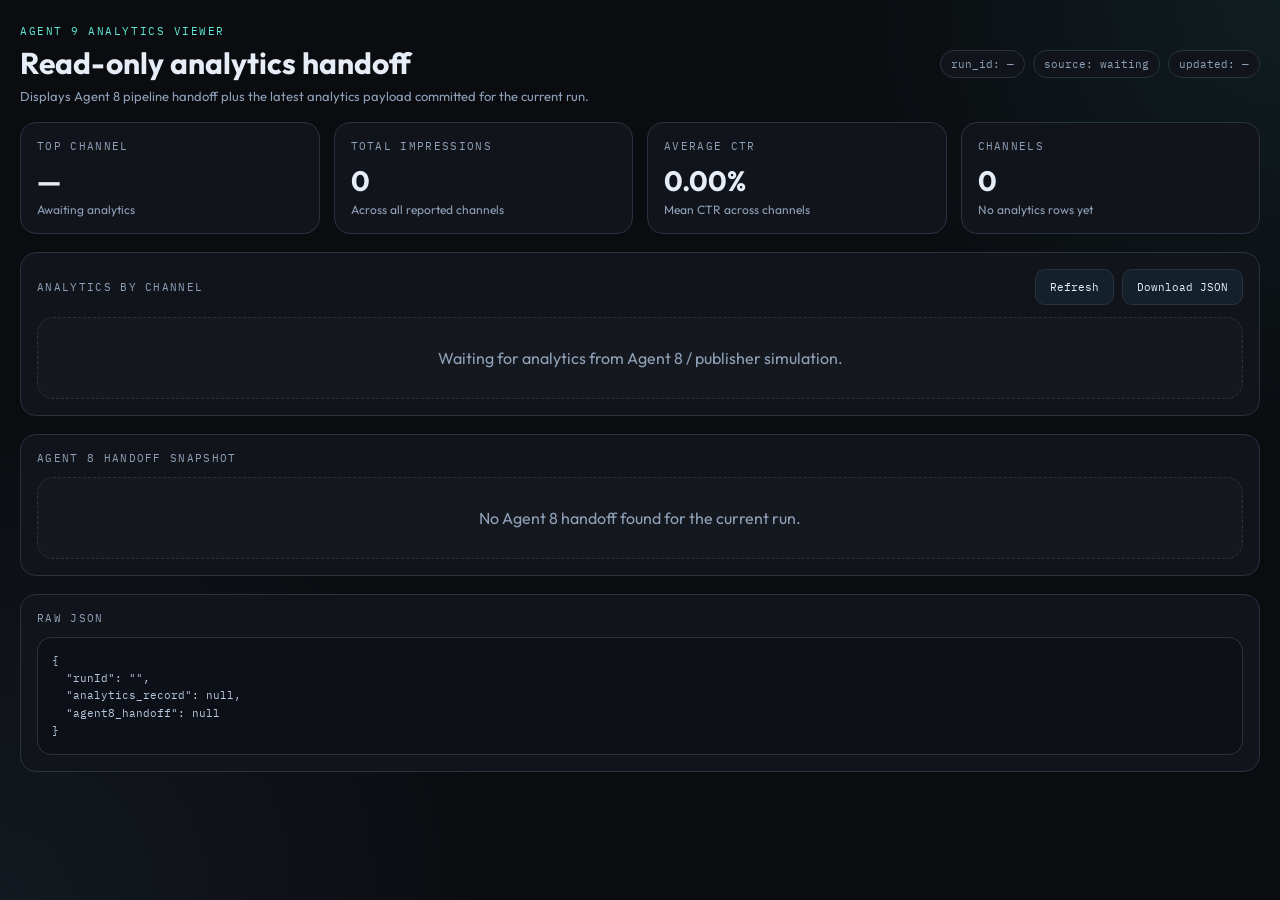
<file: agents/agent9-analytics.html>
<!DOCTYPE html>
<html lang="en">
<head>
<meta charset="UTF-8"/>
<meta name="viewport" content="width=device-width,initial-scale=1"/>
<title>Agent 9 Analytics Viewer</title>
<link rel="preconnect" href="https://fonts.googleapis.com">
<link href="https://fonts.googleapis.com/css2?family=IBM+Plex+Mono:wght@400;500;600&family=Outfit:wght@300;400;600;700&display=swap" rel="stylesheet">
<style>
  :root {
    --bg: #0a0c10;
    --surface: #11151b;
    --surface2: #171c24;
    --border: #293241;
    --text: #e6edf7;
    --muted: #8fa0b8;
    --accent: #5eead4;
    --accent2: #93c5fd;
    --ok: #22c55e;
    --warn: #f59e0b;
    --mono: 'IBM Plex Mono', monospace;
    --sans: 'Outfit', system-ui, sans-serif;
  }
  * { box-sizing: border-box; margin: 0; padding: 0; }
  body {
    background:
      radial-gradient(circle at top right, rgba(94,234,212,0.08), transparent 28%),
      radial-gradient(circle at bottom left, rgba(147,197,253,0.07), transparent 32%),
      var(--bg);
    color: var(--text);
    font-family: var(--sans);
    min-height: 100vh;
  }
  .shell { max-width: 1320px; margin: 0 auto; padding: 24px 20px 48px; }
  .topbar {
    display: flex; justify-content: space-between; align-items: center; gap: 16px; flex-wrap: wrap;
    margin-bottom: 18px;
  }
  .eyebrow {
    font: 11px var(--mono);
    letter-spacing: 0.14em;
    text-transform: uppercase;
    color: var(--accent);
  }
  h1 {
    font-size: 30px;
    font-weight: 700;
    margin-top: 6px;
  }
  .sub {
    color: var(--muted);
    margin-top: 6px;
    font-size: 13px;
  }
  .pillbar { display: flex; gap: 8px; flex-wrap: wrap; align-items: center; }
  .pill {
    border: 1px solid var(--border);
    background: var(--surface);
    color: var(--muted);
    border-radius: 999px;
    padding: 6px 10px;
    font: 11px var(--mono);
  }
  .grid {
    display: grid;
    grid-template-columns: repeat(auto-fit, minmax(220px, 1fr));
    gap: 14px;
    margin-bottom: 18px;
  }
  .card {
    background: var(--surface);
    border: 1px solid var(--border);
    border-radius: 16px;
    padding: 16px;
  }
  .card h3 {
    font: 11px var(--mono);
    letter-spacing: 0.12em;
    text-transform: uppercase;
    color: var(--muted);
    margin-bottom: 10px;
  }
  .metric {
    font-size: 28px;
    font-weight: 700;
    color: var(--text);
  }
  .metric-sub {
    color: var(--muted);
    font-size: 12px;
    margin-top: 4px;
  }
  .table-card {
    background: var(--surface);
    border: 1px solid var(--border);
    border-radius: 16px;
    padding: 16px;
    margin-bottom: 18px;
  }
  .section-head {
    display: flex; justify-content: space-between; align-items: center; gap: 12px; margin-bottom: 12px; flex-wrap: wrap;
  }
  .section-title {
    font: 11px var(--mono);
    letter-spacing: 0.12em;
    text-transform: uppercase;
    color: var(--muted);
  }
  table {
    width: 100%;
    border-collapse: collapse;
    font-size: 13px;
  }
  th, td {
    padding: 10px 12px;
    border-bottom: 1px solid var(--border);
    text-align: left;
    vertical-align: top;
  }
  th {
    font: 10px var(--mono);
    text-transform: uppercase;
    letter-spacing: 0.08em;
    color: var(--muted);
  }
  td strong { color: var(--accent2); }
  .tag {
    display: inline-block;
    padding: 4px 8px;
    border-radius: 999px;
    background: var(--surface2);
    border: 1px solid var(--border);
    font: 10px var(--mono);
    color: var(--muted);
  }
  .json {
    background: #0d1117;
    border: 1px solid var(--border);
    border-radius: 14px;
    padding: 14px;
    overflow: auto;
    font: 11px/1.6 var(--mono);
    color: #b7c7dd;
    white-space: pre-wrap;
    word-break: break-word;
    max-height: 420px;
  }
  .empty {
    padding: 30px;
    border: 1px dashed var(--border);
    border-radius: 16px;
    color: var(--muted);
    text-align: center;
    background: rgba(255,255,255,0.02);
  }
  .channel-grid {
    display: grid;
    grid-template-columns: repeat(auto-fit, minmax(240px, 1fr));
    gap: 14px;
  }
  .channel-card {
    background: var(--surface);
    border: 1px solid var(--border);
    border-radius: 16px;
    padding: 14px;
  }
  .channel-name {
    display: flex; justify-content: space-between; align-items: center; gap: 10px; margin-bottom: 12px;
  }
  .channel-name strong { font-size: 16px; }
  .row {
    display: flex; justify-content: space-between; gap: 10px; margin: 7px 0;
    font-size: 13px;
  }
  .row span:first-child { color: var(--muted); }
  .actions { display: flex; gap: 8px; flex-wrap: wrap; }
  button {
    background: #14212b;
    color: var(--text);
    border: 1px solid var(--border);
    border-radius: 10px;
    padding: 10px 14px;
    font: 11px var(--mono);
    cursor: pointer;
  }
  button:hover { border-color: var(--accent2); }
</style>
</head>
<body>
  <div class="shell">
    <div class="topbar">
      <div>
        <div class="eyebrow">Agent 9 Analytics Viewer</div>
        <h1>Read-only analytics handoff</h1>
        <div class="sub">Displays Agent 8 pipeline handoff plus the latest analytics payload committed for the current run.</div>
      </div>
      <div class="pillbar">
        <span class="pill" id="runPill">run_id: —</span>
        <span class="pill" id="sourcePill">source: waiting</span>
        <span class="pill" id="updatedPill">updated: —</span>
      </div>
    </div>

    <div class="grid">
      <div class="card">
        <h3>Top Channel</h3>
        <div class="metric" id="topChannelMetric">—</div>
        <div class="metric-sub" id="topChannelSub">Awaiting analytics</div>
      </div>
      <div class="card">
        <h3>Total Impressions</h3>
        <div class="metric" id="impressionsMetric">0</div>
        <div class="metric-sub">Across all reported channels</div>
      </div>
      <div class="card">
        <h3>Average CTR</h3>
        <div class="metric" id="avgCtrMetric">0%</div>
        <div class="metric-sub">Mean CTR across channels</div>
      </div>
      <div class="card">
        <h3>Channels</h3>
        <div class="metric" id="channelCountMetric">0</div>
        <div class="metric-sub" id="channelCountSub">No analytics rows yet</div>
      </div>
    </div>

    <div class="table-card">
      <div class="section-head">
        <div class="section-title">Analytics by Channel</div>
        <div class="actions">
          <button type="button" id="refreshBtn">Refresh</button>
          <button type="button" id="downloadBtn">Download JSON</button>
        </div>
      </div>
      <div id="analyticsMount" class="empty">Waiting for analytics from Agent 8 / publisher simulation.</div>
    </div>

    <div class="table-card">
      <div class="section-head">
        <div class="section-title">Agent 8 Handoff Snapshot</div>
      </div>
      <div id="handoffMount" class="empty">No Agent 8 handoff found for the current run.</div>
    </div>

    <div class="table-card">
      <div class="section-head">
        <div class="section-title">Raw JSON</div>
      </div>
      <pre class="json" id="jsonMount">No payload loaded.</pre>
    </div>
  </div>

<script>
(function () {
  const KEYS = [
    ['gcn_social_analytics_dashboard', 'social_analytics_dashboard'],
    ['gcn_publisher_analytics', 'publisher_ui'],
  ];

  function readJson(key) {
    try {
      const raw = localStorage.getItem(key);
      return raw ? JSON.parse(raw) : null;
    } catch {
      return null;
    }
  }

  function getRunId() {
    try { return localStorage.getItem('gcn_run_id') || ''; } catch { return ''; }
  }

  function currentAnalyticsRecord() {
    const runId = getRunId();
    for (const [key, source] of KEYS) {
      const record = readJson(key);
      if (record && (!runId || record.runId === runId) && Array.isArray(record.analytics)) {
        return { ...record, __source: source };
      }
    }
    return null;
  }

  function currentHandoff() {
    const runId = getRunId();
    const handoff = readJson('gcn_publisher_handoff');
    if (!handoff) return null;
    if (runId && handoff.run_id && handoff.run_id !== runId) return null;
    return handoff;
  }

  function fmtPct(value) {
    const num = Number(value) || 0;
    return `${(num * 100).toFixed(2)}%`;
  }

  function fmtNum(value) {
    return (Number(value) || 0).toLocaleString();
  }

  function downloadCurrentPayload(payload) {
    const blob = new Blob([JSON.stringify(payload, null, 2)], { type: 'application/json' });
    const url = URL.createObjectURL(blob);
    const a = document.createElement('a');
    a.href = url;
    a.download = `agent9-analytics-${new Date().toISOString().replace(/[:.]/g, '-')}.json`;
    document.body.appendChild(a);
    a.click();
    a.remove();
    URL.revokeObjectURL(url);
  }

  function render() {
    const runId = getRunId();
    const record = currentAnalyticsRecord();
    const handoff = currentHandoff();

    document.getElementById('runPill').textContent = `run_id: ${runId || '—'}`;
    document.getElementById('sourcePill').textContent = `source: ${record?.__source || 'waiting'}`;
    document.getElementById('updatedPill').textContent = `updated: ${record?.captured_at ? new Date(record.captured_at).toLocaleTimeString() : '—'}`;

    const analytics = record?.analytics || [];
    const totalImpressions = analytics.reduce((sum, item) => sum + (Number(item.impressions) || 0), 0);
    const avgCtr = analytics.length
      ? analytics.reduce((sum, item) => sum + (Number(item.ctr) || 0), 0) / analytics.length
      : 0;
    const top = analytics.length
      ? [...analytics].sort((a, b) => (Number(b.ctr) || 0) - (Number(a.ctr) || 0))[0]
      : null;

    document.getElementById('topChannelMetric').textContent = top?.channel || '—';
    document.getElementById('topChannelSub').textContent = top ? `CTR ${fmtPct(top.ctr)} · ${fmtNum(top.impressions)} impressions` : 'Awaiting analytics';
    document.getElementById('impressionsMetric').textContent = fmtNum(totalImpressions);
    document.getElementById('avgCtrMetric').textContent = fmtPct(avgCtr);
    document.getElementById('channelCountMetric').textContent = String(analytics.length);
    document.getElementById('channelCountSub').textContent = analytics.length
      ? analytics.map(item => item.channel).join(', ')
      : 'No analytics rows yet';

    const analyticsMount = document.getElementById('analyticsMount');
    if (!analytics.length) {
      analyticsMount.className = 'empty';
      analyticsMount.innerHTML = 'Waiting for analytics from Agent 8 / publisher simulation.';
    } else {
      analyticsMount.className = 'channel-grid';
      analyticsMount.innerHTML = analytics.map(item => `
        <div class="channel-card">
          <div class="channel-name">
            <strong>${item.channel || 'Unknown'}</strong>
            <span class="tag">${fmtPct(item.ctr)}</span>
          </div>
          <div class="row"><span>Impressions</span><span>${fmtNum(item.impressions)}</span></div>
          <div class="row"><span>Clicks</span><span>${fmtNum(item.clicks)}</span></div>
          <div class="row"><span>Content Type</span><span>${item.content_type || '—'}</span></div>
          <div class="row"><span>Category</span><span>${item.category || '—'}</span></div>
          <div class="row"><span>Hour</span><span>${item.timestamp ?? '—'}</span></div>
          <div class="row"><span>Preview</span><span style="max-width:160px;text-align:right">${item.content ? String(item.content).slice(0, 70) : '—'}</span></div>
        </div>
      `).join('');
    }

    const handoffMount = document.getElementById('handoffMount');
    if (!handoff?.formatted_packages) {
      handoffMount.className = 'empty';
      handoffMount.innerHTML = 'No Agent 8 handoff found for the current run.';
    } else {
      const rows = Object.entries(handoff.formatted_packages).map(([channel, pkg]) => `
        <tr>
          <td><strong>${channel}</strong></td>
          <td>${pkg.language || 'EN'}</td>
          <td>${handoff.publish_results?.[channel]?.status || 'QUEUED'}</td>
          <td>${(pkg.formatted || '').slice(0, 120)}</td>
        </tr>
      `).join('');
      handoffMount.className = '';
      handoffMount.innerHTML = `
        <table>
          <thead>
            <tr>
              <th>Channel</th>
              <th>Language</th>
              <th>Status</th>
              <th>Formatted Preview</th>
            </tr>
          </thead>
          <tbody>${rows}</tbody>
        </table>
      `;
    }

    document.getElementById('jsonMount').textContent = JSON.stringify({
      runId,
      analytics_record: record,
      agent8_handoff: handoff,
    }, null, 2);

    document.getElementById('downloadBtn').onclick = () => {
      downloadCurrentPayload({
        runId,
        analytics_record: record,
        agent8_handoff: handoff,
      });
    };
  }

  document.getElementById('refreshBtn').addEventListener('click', render);
  window.addEventListener('storage', render);
  render();
  setInterval(render, 2000);
})();
</script>
</body>
</html>
</file>
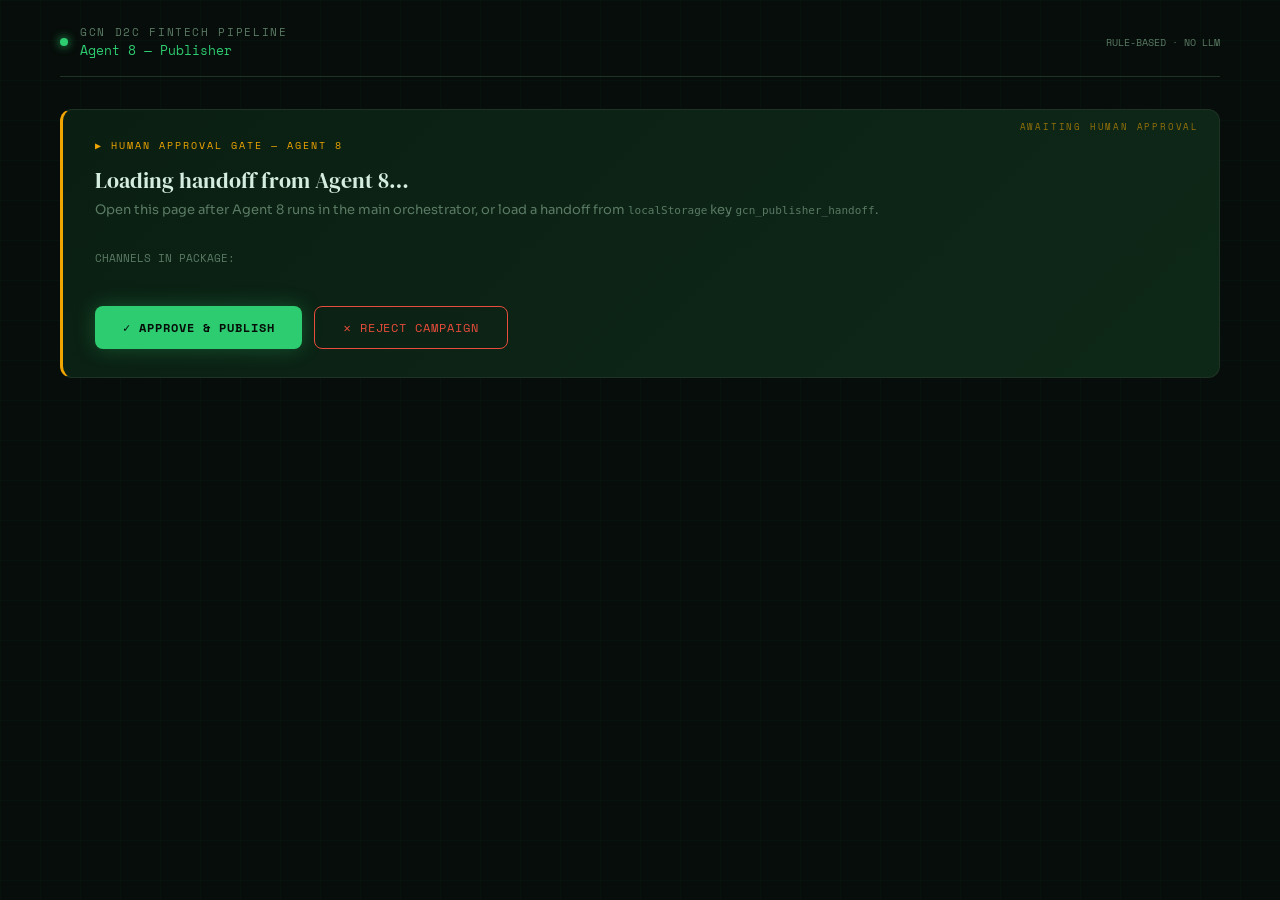
<file: agents/publisher-agent-ui.html>
<!DOCTYPE html>
<html lang="en">
<head>
<meta charset="UTF-8"/>
<meta name="viewport" content="width=device-width,initial-scale=1"/>
<title>GCN D2C — Agent 8: Publisher</title>
<link rel="preconnect" href="https://fonts.googleapis.com">
<link href="https://fonts.googleapis.com/css2?family=Space+Mono:ital,wght@0,400;0,700;1,400&family=DM+Serif+Display:ital@0;1&family=Sora:wght@300;400;600;700&display=swap" rel="stylesheet">
<style>
  :root {
    --bg: #070d0a;
    --surface: #0e1812;
    --surface2: #141f17;
    --border: #1e3325;
    --accent: #2ecc71;
    --accent2: #00ffa3;
    --warn: #f0a500;
    --danger: #e74c3c;
    --text: #d4ede0;
    --muted: #5a7a64;
    --mono: 'Space Mono', monospace;
    --serif: 'DM Serif Display', serif;
    --sans: 'Sora', sans-serif;
  }

  * { box-sizing: border-box; margin: 0; padding: 0; }

  body {
    background: var(--bg);
    color: var(--text);
    font-family: var(--sans);
    min-height: 100vh;
    overflow-x: hidden;
  }

  /* ── Grid noise bg ── */
  body::before {
    content: '';
    position: fixed; inset: 0;
    background-image:
      linear-gradient(rgba(46,204,113,0.03) 1px, transparent 1px),
      linear-gradient(90deg, rgba(46,204,113,0.03) 1px, transparent 1px);
    background-size: 40px 40px;
    pointer-events: none;
    z-index: 0;
  }

  .shell { position: relative; z-index: 1; max-width: 1200px; margin: 0 auto; padding: 24px 20px 80px; }

  /* ── Header ── */
  .header {
    display: flex; align-items: center; justify-content: space-between;
    border-bottom: 1px solid var(--border);
    padding-bottom: 16px; margin-bottom: 32px;
  }
  .header-brand { display: flex; align-items: center; gap: 12px; }
  .header-dot { width: 8px; height: 8px; border-radius: 50%; background: var(--accent); box-shadow: 0 0 10px var(--accent); animation: pulse 2s infinite; }
  .header-title { font-family: var(--mono); font-size: 11px; color: var(--muted); letter-spacing: 0.15em; text-transform: uppercase; }
  .header-agent { font-family: var(--mono); font-size: 13px; color: var(--accent); }

  @keyframes pulse { 0%,100%{opacity:1} 50%{opacity:0.3} }

  /* ── Approval Gate ── */
  .gate-section {
    background: linear-gradient(135deg, #0a1f12 0%, #0e2818 100%);
    border: 1px solid var(--border);
    border-left: 3px solid var(--warn);
    border-radius: 12px;
    padding: 28px 32px;
    margin-bottom: 32px;
    position: relative;
    overflow: hidden;
  }
  .gate-section::before {
    content: 'AWAITING HUMAN APPROVAL';
    position: absolute; top: 10px; right: 20px;
    font-family: var(--mono); font-size: 9px; color: var(--warn);
    letter-spacing: 0.2em; opacity: 0.6;
  }
  .gate-label { font-family: var(--mono); font-size: 10px; color: var(--warn); letter-spacing: 0.2em; margin-bottom: 12px; }
  .gate-title { font-family: var(--serif); font-size: 22px; color: var(--text); margin-bottom: 6px; }
  .gate-meta { display: flex; flex-wrap: wrap; gap: 8px; margin: 16px 0; }
  .gate-tag {
    font-family: var(--mono); font-size: 10px;
    background: var(--surface2); border: 1px solid var(--border);
    border-radius: 4px; padding: 3px 10px; color: var(--muted);
  }
  .gate-channels { display: flex; flex-wrap: wrap; gap: 8px; margin-top: 16px; }
  .ch-pill {
    font-size: 11px; font-weight: 600;
    border-radius: 20px; padding: 5px 14px;
    border: 1px solid; cursor: default;
  }
  .ch-pill.blog    { color: #a78bfa; border-color: #4c1d95; background: rgba(76,29,149,0.15); }
  .ch-pill.insta   { color: #fb923c; border-color: #7c2d12; background: rgba(124,45,18,0.15); }
  .ch-pill.sms     { color: #34d399; border-color: #065f46; background: rgba(6,95,70,0.15); }
  .ch-pill.linkedin{ color: #60a5fa; border-color: #1e3a8a; background: rgba(30,58,138,0.15); }
  .ch-pill.email   { color: #fbbf24; border-color: #78350f; background: rgba(120,53,15,0.15); }
  .ch-pill.push    { color: #f472b6; border-color: #831843; background: rgba(131,24,67,0.15); }

  .gate-actions { display: flex; gap: 12px; margin-top: 24px; }
  .btn-approve {
    font-family: var(--mono); font-size: 12px; font-weight: 700;
    background: var(--accent); color: #040d07;
    border: none; border-radius: 8px; padding: 12px 28px;
    cursor: pointer; letter-spacing: 0.08em; text-transform: uppercase;
    transition: all 0.2s; box-shadow: 0 0 20px rgba(46,204,113,0.3);
  }
  .btn-approve:hover { background: var(--accent2); transform: translateY(-1px); box-shadow: 0 0 30px rgba(46,204,113,0.5); }
  .btn-reject {
    font-family: var(--mono); font-size: 12px;
    background: transparent; color: var(--danger);
    border: 1px solid var(--danger); border-radius: 8px; padding: 12px 28px;
    cursor: pointer; letter-spacing: 0.08em; text-transform: uppercase;
    transition: all 0.2s;
  }
  .btn-reject:hover { background: rgba(231,76,60,0.1); }

  /* ── Status Bar ── */
  .status-bar {
    display: flex; gap: 8px; align-items: center;
    font-family: var(--mono); font-size: 11px;
    margin-bottom: 28px;
    display: none;
  }
  .status-bar.visible { display: flex; }
  .status-dot { width: 6px; height: 6px; border-radius: 50%; background: var(--accent); box-shadow: 0 0 8px var(--accent); animation: pulse 1.5s infinite; }
  .status-text { color: var(--accent); }

  /* ── Channels Grid ── */
  .channels-grid { display: none; }
  .channels-grid.visible { display: block; }

  .section-header {
    display: flex; align-items: center; gap: 12px;
    margin-bottom: 20px; margin-top: 36px;
  }
  .section-line { flex: 1; height: 1px; background: var(--border); }
  .section-label { font-family: var(--mono); font-size: 10px; color: var(--muted); letter-spacing: 0.2em; white-space: nowrap; }

  /* ── Channel frame ── */
  .channel-frame {
    border: 1px solid var(--border);
    border-radius: 16px;
    overflow: hidden;
    margin-bottom: 24px;
    opacity: 0;
    transform: translateY(20px);
    transition: opacity 0.5s ease, transform 0.5s ease;
  }
  .channel-frame.revealed { opacity: 1; transform: translateY(0); }

  .ch-header {
    display: flex; align-items: center; justify-content: space-between;
    padding: 12px 20px;
    background: var(--surface2);
    border-bottom: 1px solid var(--border);
  }
  .ch-name { font-family: var(--mono); font-size: 11px; color: var(--muted); letter-spacing: 0.15em; display: flex; align-items: center; gap: 8px; }
  .ch-status-ok { font-family: var(--mono); font-size: 10px; color: var(--accent); }
  .ch-content { background: var(--surface); }

  /* ── Metrics badge ── */
  .metrics-row {
    display: flex; gap: 16px; padding: 10px 20px;
    background: var(--surface2); border-top: 1px solid var(--border);
    flex-wrap: wrap;
  }
  .metric { display: flex; flex-direction: column; }
  .metric-val { font-family: var(--mono); font-size: 14px; font-weight: 700; color: var(--accent2); }
  .metric-lbl { font-size: 10px; color: var(--muted); }

  /* ──────────────────────────────────
     BLOG STYLES
  ────────────────────────────────── */
  .blog-wrapper {
    max-width: 100%;
    padding: 36px 40px;
    background: #faf8f4;
    color: #1a1a1a;
    font-family: Georgia, serif;
  }
  .blog-category {
    font-family: var(--mono); font-size: 10px; letter-spacing: 0.2em;
    text-transform: uppercase; color: #7c3aed; margin-bottom: 12px;
  }
  .blog-h1 { font-size: 28px; font-weight: 700; line-height: 1.25; color: #111; margin-bottom: 12px; font-family: Georgia, serif; }
  .blog-meta { font-size: 12px; color: #888; margin-bottom: 24px; display: flex; gap: 16px; flex-wrap: wrap; }
  .blog-meta span { display: flex; align-items: center; gap: 4px; }
  .blog-hero {
    width: 100%; height: 180px;
    background: linear-gradient(135deg, #7c3aed 0%, #2563eb 50%, #059669 100%);
    border-radius: 8px; margin-bottom: 24px;
    display: flex; align-items: center; justify-content: center;
    font-size: 32px; color: rgba(255,255,255,0.3);
    font-family: Georgia; font-style: italic;
  }
  .blog-body { font-size: 15px; line-height: 1.8; color: #2a2a2a; }
  .blog-body p { margin-bottom: 16px; }
  .blog-body strong { color: #111; }
  .blog-cta {
    display: inline-block; margin-top: 20px;
    background: #7c3aed; color: white;
    padding: 10px 24px; border-radius: 6px;
    font-family: var(--sans); font-size: 13px; font-weight: 600;
    text-decoration: none; cursor: pointer;
  }
  .blog-tags { display: flex; gap: 8px; margin-top: 20px; flex-wrap: wrap; }
  .blog-tag { font-size: 11px; background: #f3f0ff; color: #7c3aed; padding: 3px 10px; border-radius: 12px; }
  .seo-bar {
    background: #f0f9f4; border: 1px solid #bbf7d0;
    padding: 8px 16px; font-size: 11px; color: #065f46;
    display: flex; gap: 16px; flex-wrap: wrap; font-family: var(--mono);
  }

  /* ──────────────────────────────────
     INSTAGRAM STYLES
  ────────────────────────────────── */
  .insta-wrapper {
    background: #fafafa;
    color: #262626;
    max-width: 468px;
    margin: 0 auto;
    font-family: -apple-system, 'Segoe UI', sans-serif;
  }
  .insta-top {
    display: flex; align-items: center; justify-content: space-between;
    padding: 12px 16px;
  }
  .insta-avatar {
    width: 32px; height: 32px; border-radius: 50%;
    background: linear-gradient(45deg, #f09433,#e6683c,#dc2743,#cc2366,#bc1888);
    display: flex; align-items: center; justify-content: center;
    font-size: 14px; color: white; font-weight: 700;
    border: 2px solid white;
    box-shadow: 0 0 0 2px #e6683c;
  }
  .insta-user { display: flex; align-items: center; gap: 10px; }
  .insta-username { font-size: 13px; font-weight: 600; }
  .insta-location { font-size: 11px; color: #8e8e8e; }
  .insta-more { font-size: 20px; color: #262626; cursor: pointer; line-height: 1; }
  .insta-image {
    width: 100%; aspect-ratio: 1;
    background: linear-gradient(135deg, #f09433 0%, #e6683c 25%, #dc2743 50%, #cc2366 75%, #bc1888 100%);
    display: flex; flex-direction: column;
    align-items: center; justify-content: center;
    color: white; text-align: center; padding: 20px;
    position: relative; overflow: hidden;
  }
  .insta-image::before {
    content: ''; position: absolute; inset: 0;
    background: rgba(0,0,0,0.25);
  }
  .insta-image-text { position: relative; z-index: 1; }
  .insta-image-headline { font-size: 22px; font-weight: 700; line-height: 1.2; margin-bottom: 8px; }
  .insta-image-sub { font-size: 12px; opacity: 0.9; }
  .insta-actions { display: flex; align-items: center; padding: 8px 16px; gap: 4px; }
  .insta-btn { background: none; border: none; cursor: pointer; padding: 6px; font-size: 22px; display: flex; }
  .insta-spacer { flex: 1; }
  .insta-likes { font-size: 13px; font-weight: 600; padding: 0 16px; margin-bottom: 6px; }
  .insta-caption { font-size: 13px; line-height: 1.5; padding: 0 16px 6px; }
  .insta-caption .user { font-weight: 600; }
  .insta-hashtags { color: #00376b; font-size: 13px; }
  .insta-comments { font-size: 13px; color: #8e8e8e; padding: 0 16px 6px; cursor: pointer; }
  .insta-time { font-size: 10px; color: #8e8e8e; padding: 0 16px 12px; text-transform: uppercase; letter-spacing: 0.05em; }
  .insta-story-ring { border-radius: 50%; padding: 2px; background: linear-gradient(45deg, #f09433,#dc2743,#bc1888); }

  /* ──────────────────────────────────
     SMS STYLES
  ────────────────────────────────── */
  .sms-wrapper { padding: 24px; background: #1a1a1a; display: flex; justify-content: center; }
  .phone-frame {
    width: 300px;
    background: #000;
    border-radius: 40px;
    padding: 16px;
    border: 4px solid #2a2a2a;
    box-shadow: 0 20px 60px rgba(0,0,0,0.8), inset 0 1px 0 rgba(255,255,255,0.1);
  }
  .phone-notch {
    width: 80px; height: 20px;
    background: #000; border-radius: 10px;
    margin: 0 auto 12px;
    border: 2px solid #1a1a1a;
  }
  .phone-screen { background: #f2f2f7; border-radius: 28px; overflow: hidden; }
  .phone-statusbar {
    display: flex; justify-content: space-between; align-items: center;
    padding: 8px 14px 4px;
    font-size: 11px; font-weight: 600; color: #000;
    background: #f2f2f7;
  }
  .phone-msgs-header {
    display: flex; align-items: center; gap: 8px;
    padding: 8px 14px;
    background: #f2f2f7;
    border-bottom: 1px solid #e5e5ea;
  }
  .sms-sender-icon {
    width: 34px; height: 34px; border-radius: 50%;
    background: #34c759; display: flex; align-items: center; justify-content: center;
    font-size: 14px; font-weight: 700; color: white; flex-shrink: 0;
  }
  .sms-sender-name { font-size: 13px; font-weight: 600; color: #000; }
  .sms-sender-num { font-size: 11px; color: #8e8e93; }
  .phone-msgs-body { padding: 12px; background: #f2f2f7; min-height: 160px; }
  .sms-bubble {
    background: #34c759; color: white;
    border-radius: 16px 16px 4px 16px;
    padding: 10px 14px; font-size: 13px;
    line-height: 1.5; max-width: 240px;
    margin-left: auto;
    box-shadow: 0 1px 2px rgba(0,0,0,0.15);
  }
  .sms-time { font-size: 10px; color: #8e8e93; text-align: center; margin-top: 8px; }
  .sms-dlt-badge {
    display: flex; align-items: center; gap: 6px;
    font-size: 10px; color: #34c759; padding: 4px 8px;
    background: rgba(52,199,89,0.1); border-radius: 4px;
    margin-top: 8px; font-family: var(--mono);
  }

  /* ──────────────────────────────────
     LINKEDIN STYLES
  ────────────────────────────────── */
  .linkedin-wrapper {
    background: #f3f2ef;
    padding: 20px;
    font-family: -apple-system, 'Segoe UI', sans-serif;
  }
  .li-card {
    background: white;
    border: 1px solid #e0dfdc;
    border-radius: 8px;
    overflow: hidden;
    max-width: 550px;
    margin: 0 auto;
  }
  .li-header { padding: 12px 16px; display: flex; gap: 10px; align-items: flex-start; }
  .li-avatar {
    width: 48px; height: 48px; border-radius: 50%;
    background: linear-gradient(135deg, #0077b5, #00a0dc);
    display: flex; align-items: center; justify-content: center;
    font-weight: 700; color: white; font-size: 18px; flex-shrink: 0;
  }
  .li-name { font-size: 14px; font-weight: 600; color: #000; }
  .li-handle { font-size: 12px; color: #666; line-height: 1.4; }
  .li-time { font-size: 12px; color: #666; }
  .li-more { margin-left: auto; color: #666; font-size: 20px; cursor: pointer; }
  .li-follow { color: #0077b5; font-size: 13px; font-weight: 600; cursor: pointer; border: 1px solid #0077b5; border-radius: 16px; padding: 3px 14px; }
  .li-body { padding: 0 16px 12px; font-size: 14px; line-height: 1.6; color: #1a1a1a; }
  .li-body .hashtag { color: #0077b5; }
  .li-image {
    width: 100%; height: 200px;
    background: linear-gradient(135deg, #0077b5 0%, #00a0dc 50%, #0e76a8 100%);
    display: flex; flex-direction: column;
    align-items: center; justify-content: center;
    color: white; padding: 20px; text-align: center;
    position: relative; overflow: hidden;
  }
  .li-image::before {
    content: '';
    position: absolute; inset: 0;
    background: radial-gradient(circle at 70% 30%, rgba(255,255,255,0.1), transparent 60%);
  }
  .li-image-title { font-size: 20px; font-weight: 700; position: relative; z-index: 1; margin-bottom: 6px; }
  .li-image-sub { font-size: 13px; opacity: 0.85; position: relative; z-index: 1; }
  .li-image-brand { position: absolute; bottom: 12px; right: 16px; font-family: var(--mono); font-size: 10px; opacity: 0.6; }
  .li-reactions { padding: 8px 16px; display: flex; align-items: center; justify-content: space-between; border-top: 1px solid #e0dfdc; border-bottom: 1px solid #e0dfdc; margin-top: 8px; }
  .li-react-icons { display: flex; gap: -4px; }
  .li-react-icon { width: 18px; height: 18px; border-radius: 50%; border: 1px solid white; display: flex; align-items: center; justify-content: center; font-size: 11px; margin-left: -4px; }
  .li-react-icon:first-child { margin-left: 0; }
  .li-react-count { font-size: 12px; color: #666; margin-left: 6px; }
  .li-comment-count { font-size: 12px; color: #666; }
  .li-actions { display: flex; padding: 4px 8px; }
  .li-action-btn {
    flex: 1; display: flex; align-items: center; justify-content: center;
    gap: 6px; padding: 8px; border-radius: 4px;
    font-size: 13px; color: #666; font-weight: 600;
    cursor: pointer; border: none; background: none;
    transition: background 0.15s;
  }
  .li-action-btn:hover { background: #f3f2ef; }

  /* ──────────────────────────────────
     PUSH NOTIFICATION STYLE
  ────────────────────────────────── */
  .push-wrapper { padding: 20px; background: #1a1a1a; }
  .push-notif {
    background: rgba(255,255,255,0.08);
    backdrop-filter: blur(20px);
    border: 1px solid rgba(255,255,255,0.12);
    border-radius: 14px;
    padding: 14px 16px;
    display: flex; gap: 12px; align-items: flex-start;
    max-width: 380px; margin: 0 auto;
    animation: slideDown 0.5s ease;
  }
  @keyframes slideDown { from { opacity:0; transform: translateY(-20px); } to { opacity:1; transform: translateY(0); } }
  .push-app-icon {
    width: 36px; height: 36px; border-radius: 8px;
    background: linear-gradient(135deg, #2ecc71, #0e7a3c);
    display: flex; align-items: center; justify-content: center;
    font-size: 18px; flex-shrink: 0;
  }
  .push-title { font-size: 13px; font-weight: 700; color: white; margin-bottom: 2px; }
  .push-body { font-size: 12px; color: rgba(255,255,255,0.75); line-height: 1.4; }
  .push-time { font-size: 11px; color: rgba(255,255,255,0.4); margin-top: 4px; }
  .push-actions { display: flex; gap: 8px; margin-top: 10px; }
  .push-action { font-size: 12px; color: #2ecc71; font-weight: 600; cursor: pointer; }
  .push-sep { font-size: 12px; color: rgba(255,255,255,0.2); }

  /* ──────────────────────────────────
     WHATSAPP STYLE
  ────────────────────────────────── */
  .wa-wrapper { background: #0b141a; padding: 20px; }
  .wa-header { display: flex; align-items: center; gap: 10px; padding: 10px 16px; background: #202c33; border-radius: 8px 8px 0 0; margin-bottom: 0; }
  .wa-avatar { width: 36px; height: 36px; border-radius: 50%; background: #00a884; display: flex; align-items: center; justify-content: center; color: white; font-weight: 700; font-size: 14px; }
  .wa-name { font-size: 14px; font-weight: 600; color: #e9edef; }
  .wa-sub { font-size: 12px; color: #8696a0; }
  .wa-body {
    background-image: url("data:image/svg+xml,%3Csvg xmlns='http://www.w3.org/2000/svg' width='40' height='40'%3E%3Crect width='40' height='40' fill='%230b141a'/%3E%3C/svg%3E");
    padding: 16px;
    min-height: 120px;
    border: 1px solid #202c33;
    border-top: none;
  }
  .wa-bubble {
    background: #202c33;
    border-radius: 0 8px 8px 8px;
    padding: 10px 14px;
    max-width: 320px;
    font-size: 13px; color: #e9edef; line-height: 1.5;
  }
  .wa-meta { display: flex; justify-content: flex-end; align-items: center; gap: 4px; margin-top: 4px; }
  .wa-time { font-size: 11px; color: #8696a0; }
  .wa-ticks { color: #53bdeb; font-size: 14px; }
  .wa-optin-badge { display: flex; align-items: center; gap: 6px; font-size: 11px; color: #00a884; margin-top: 10px; font-family: var(--mono); }

  /* ──────────────────────────────────
     EMAIL NEWSLETTER (inbox preview)
  ────────────────────────────────── */
  .email-channel-wrap { padding: 20px; background: #1c1c1e; }
  .email-client-bar {
    display: flex; align-items: center; gap: 8px;
    padding: 8px 12px; background: #2c2c2e; border-radius: 8px 8px 0 0;
    font-family: var(--mono); font-size: 10px; color: var(--muted);
    border: 1px solid #3a3a3c; border-bottom: none;
  }
  .email-letter {
    background: #fff;
    color: #1a1a1a;
    border: 1px solid #3a3a3c;
    border-radius: 0 0 10px 10px;
    overflow: hidden;
    max-width: 560px;
    margin: 0 auto;
    font-family: -apple-system, 'Segoe UI', Roboto, sans-serif;
  }
  .email-meta-row {
    padding: 14px 18px 10px;
    border-bottom: 1px solid #eee;
    font-size: 12px; color: #555;
  }
  .email-from { font-weight: 600; color: #111; font-size: 13px; }
  .email-to { font-size: 11px; color: #888; margin-top: 4px; }
  .email-subject {
    padding: 16px 18px 6px;
    font-size: 18px; font-weight: 700; color: #111; line-height: 1.3;
  }
  .email-preheader {
    padding: 0 18px 12px;
    font-size: 13px; color: #666;
    border-bottom: 1px solid #eee;
  }
  .email-body-html {
    padding: 16px 18px 20px;
    font-size: 14px; line-height: 1.65; color: #222;
  }
  .email-body-html p { margin-bottom: 12px; }
  .email-cta-row {
    padding: 0 18px 20px;
  }
  .email-cta-btn {
    display: inline-block;
    background: #6366f1;
    color: #fff !important;
    padding: 10px 22px;
    border-radius: 6px;
    font-size: 13px; font-weight: 600;
    text-decoration: none;
  }
  .email-footer-legal {
    padding: 12px 18px;
    background: #f6f6f6;
    font-size: 10px; color: #888;
    border-top: 1px solid #eee;
    font-family: var(--mono);
  }

  /* ── Counters animation ── */
  @keyframes countUp { from { opacity: 0; transform: scale(0.8); } to { opacity: 1; transform: scale(1); } }
  .animated-count { animation: countUp 0.4s ease; }

  /* ── Reject modal ── */
  .reject-overlay {
    display: none; position: fixed; inset: 0;
    background: rgba(0,0,0,0.85); z-index: 100;
    align-items: center; justify-content: center;
  }
  .reject-overlay.visible { display: flex; }
  .reject-modal {
    background: var(--surface2); border: 1px solid var(--danger);
    border-radius: 16px; padding: 32px; max-width: 360px; width: 90%;
    text-align: center;
  }
  .reject-icon { font-size: 48px; margin-bottom: 16px; }
  .reject-title { font-family: var(--serif); font-size: 22px; color: var(--danger); margin-bottom: 8px; }
  .reject-sub { font-size: 13px; color: var(--muted); margin-bottom: 24px; }
  .btn-close { font-family: var(--mono); font-size: 12px; background: var(--surface); color: var(--text); border: 1px solid var(--border); border-radius: 8px; padding: 10px 24px; cursor: pointer; }
</style>
</head>
<body>
<div class="shell">

  <!-- Header -->
  <div class="header">
    <div class="header-brand">
      <div class="header-dot"></div>
      <div>
        <div class="header-title">GCN D2C Fintech Pipeline</div>
        <div class="header-agent">Agent 8 — Publisher</div>
      </div>
    </div>
    <div style="font-family:var(--mono);font-size:10px;color:var(--muted)">RULE-BASED · NO LLM</div>
  </div>

  <!-- ── Human Approval Gate ── -->
  <div class="gate-section" id="gate">
    <div class="gate-label">▶ HUMAN APPROVAL GATE — AGENT 8</div>
    <div class="gate-title" id="gate-title">Loading handoff from Agent 8…</div>
    <p id="gate-desc" style="font-size:13px;color:var(--muted);margin-bottom:16px">
      Open this page after Agent 8 runs in the main orchestrator, or load a handoff from <code style="font-size:11px">localStorage</code> key <code style="font-size:11px">gcn_publisher_handoff</code>.
    </p>

    <div class="gate-meta" id="gate-meta"></div>

    <div style="font-size:11px;color:var(--muted);margin-top:12px;font-family:var(--mono)">CHANNELS IN PACKAGE:</div>
    <div class="gate-channels" id="gate-channels"></div>

    <div class="gate-actions">
      <button class="btn-approve" onclick="approve()">✓ Approve & Publish</button>
      <button class="btn-reject" onclick="reject()">✕ Reject Campaign</button>
    </div>
  </div>

  <!-- Publishing status -->
  <div class="status-bar" id="statusBar">
    <div class="status-dot"></div>
    <div class="status-text" id="statusText">Validating DLT & dispatching channels...</div>
  </div>

  <!-- ── Published Channels ── -->
  <div class="channels-grid" id="channelsGrid">

    <!-- ── BLOG ── -->
    <div class="section-header" id="hdr-blog">
      <div class="section-line"></div>
      <div class="section-label">📄 BLOG CHANNEL</div>
      <div class="section-line"></div>
    </div>
    <div class="channel-frame" id="frame-blog">
      <div class="ch-header">
        <div class="ch-name">
          <span class="ch-pill blog" style="font-size:10px">Blog</span>
          WordPress / Headless CMS
        </div>
        <div class="ch-status-ok">✓ QUEUED_FOR_CMS</div>
      </div>
      <div class="seo-bar" id="blog-seo-bar">
        <span>✓ H1 Present</span>
        <span>✓ Meta Description Ready</span>
        <span>✓ Schema Stub</span>
        <span id="blog-schedule-pill">Scheduled: —</span>
      </div>
      <div class="ch-content">
        <div class="blog-wrapper">
          <div class="blog-category" id="blog-category">🏦 GCN Fintech</div>
          <h1 class="blog-h1" id="blog-h1">—</h1>
          <div class="blog-meta" id="blog-meta">
            <span>✍️ GCN Content Team</span>
            <span>📅 Ready to publish</span>
          </div>
          <div class="blog-hero" id="blog-hero">GCN ✦</div>
          <div class="blog-body" id="blog-body"></div>
          <div class="blog-tags" id="blog-tags"></div>
        </div>
      </div>
      <div class="metrics-row">
        <div class="metric"><div class="metric-val" id="blog-views">0</div><div class="metric-lbl">Simulated Views</div></div>
        <div class="metric"><div class="metric-val" id="blog-reads">0</div><div class="metric-lbl">Avg Read Time</div></div>
        <div class="metric"><div class="metric-val" id="blog-ctr">0%</div><div class="metric-lbl">CTA Click Rate</div></div>
        <div class="metric"><div class="metric-val" id="blog-shares">0</div><div class="metric-lbl">Social Shares</div></div>
      </div>
    </div>

    <!-- ── INSTAGRAM ── -->
    <div class="section-header" id="hdr-insta">
      <div class="section-line"></div>
      <div class="section-label">📸 INSTAGRAM CHANNEL</div>
      <div class="section-line"></div>
    </div>
    <div class="channel-frame" id="frame-insta">
      <div class="ch-header">
        <div class="ch-name">
          <span class="ch-pill insta" style="font-size:10px">Instagram</span>
          Caption + Image Placeholder
        </div>
        <div class="ch-status-ok">⏱ SCHEDULED — 8:00 AM IST</div>
      </div>
      <div class="ch-content" style="display:flex;justify-content:center;padding:20px;background:#fafafa">
        <div class="insta-wrapper">
          <div class="insta-top">
            <div class="insta-user">
              <div class="insta-story-ring">
                <div class="insta-avatar">G</div>
              </div>
              <div>
                <div class="insta-username">gcn.fintech</div>
                <div class="insta-location">Mumbai, Maharashtra</div>
              </div>
            </div>
            <div style="display:flex;align-items:center;gap:12px">
              <div class="li-follow" style="border-color:#e6683c;color:#e6683c">Follow</div>
              <div class="insta-more">···</div>
            </div>
          </div>
          <div class="insta-image">
            <div class="insta-image-text">
              <div class="insta-image-headline" id="insta-image-headline">—</div>
              <div class="insta-image-sub" id="insta-image-sub"></div>
            </div>
          </div>
          <div class="insta-actions">
            <button class="insta-btn">❤️</button>
            <button class="insta-btn">💬</button>
            <button class="insta-btn">✈️</button>
            <div class="insta-spacer"></div>
            <button class="insta-btn">🔖</button>
          </div>
          <div class="insta-likes" id="insta-likes">0 likes</div>
          <div class="insta-caption" id="insta-caption">
            <span class="user">gcn.fintech</span> <span id="insta-caption-text">—</span> <span class="insta-hashtags" id="insta-hashtags"></span>
          </div>
          <div class="insta-comments" id="insta-comments">View all 0 comments</div>
          <div class="insta-time" id="insta-time">Just now</div>
        </div>
      </div>
      <div class="metrics-row">
        <div class="metric"><div class="metric-val" id="ig-reach">0</div><div class="metric-lbl">Reach</div></div>
        <div class="metric"><div class="metric-val" id="ig-impressions">0</div><div class="metric-lbl">Impressions</div></div>
        <div class="metric"><div class="metric-val" id="ig-saves">0</div><div class="metric-lbl">Saves</div></div>
        <div class="metric"><div class="metric-val" id="ig-engage">0%</div><div class="metric-lbl">Engagement Rate</div></div>
      </div>
    </div>

    <!-- ── SMS ── -->
    <div class="section-header" id="hdr-sms">
      <div class="section-line"></div>
      <div class="section-label">💬 SMS CHANNEL — TRAI DLT VALIDATED</div>
      <div class="section-line"></div>
    </div>
    <div class="channel-frame" id="frame-sms">
      <div class="ch-header">
        <div class="ch-name">
          <span class="ch-pill sms" style="font-size:10px">SMS</span>
          Sender: GCNUPI ✓ DLT Registered
        </div>
        <div class="ch-status-ok">✓ DISPATCHED</div>
      </div>
      <div class="ch-content">
        <div id="sms-meta-row" style="display:flex;gap:12px;padding:16px;background:var(--surface2);font-family:var(--mono);font-size:10px;flex-wrap:wrap"></div>
        <div class="sms-wrapper">
          <div class="phone-frame">
            <div class="phone-notch"></div>
            <div class="phone-screen">
              <div class="phone-statusbar">
                <span>9:41</span>
                <span>●●● ▶ 🔋</span>
              </div>
              <div class="phone-msgs-header">
                <div class="sms-sender-icon">G</div>
                <div>
                  <div class="sms-sender-name">GCNUPI</div>
                  <div class="sms-sender-num">Promotional · GCN Fintech</div>
                </div>
              </div>
              <div class="phone-msgs-body">
                <div class="sms-bubble" id="sms-bubble">—</div>
                <div class="sms-time">Today, 8:47 AM</div>
                <div class="sms-dlt-badge">✓ TRAI DLT Template Verified</div>
              </div>
            </div>
          </div>
        </div>
      </div>
      <div class="metrics-row">
        <div class="metric"><div class="metric-val" id="sms-sent">0</div><div class="metric-lbl">Sent</div></div>
        <div class="metric"><div class="metric-val" id="sms-delivered">0%</div><div class="metric-lbl">Delivery Rate</div></div>
        <div class="metric"><div class="metric-val" id="sms-clicks">0</div><div class="metric-lbl">Link Clicks</div></div>
        <div class="metric"><div class="metric-val" id="sms-optout">0</div><div class="metric-lbl">Opt-outs</div></div>
      </div>
    </div>

    <!-- ── LINKEDIN ── -->
    <div class="section-header" id="hdr-linkedin">
      <div class="section-line"></div>
      <div class="section-label">💼 LINKEDIN CHANNEL</div>
      <div class="section-line"></div>
    </div>
    <div class="channel-frame" id="frame-linkedin">
      <div class="ch-header">
        <div class="ch-name">
          <span class="ch-pill linkedin" style="font-size:10px">LinkedIn</span>
          Company Page · B2B + Professional Reach
        </div>
        <div class="ch-status-ok">✓ QUEUED</div>
      </div>
      <div class="ch-content">
        <div class="linkedin-wrapper">
          <div class="li-card">
            <div class="li-header">
              <div class="li-avatar">G</div>
              <div>
                <div class="li-name">GCN Fintech</div>
                <div class="li-handle">India's Smart Payment Layer · 48,200 followers</div>
                <div class="li-time">Now · 🌐</div>
              </div>
              <div style="margin-left:auto;display:flex;align-items:center;gap:12px">
                <div class="li-follow">+ Follow</div>
                <div class="li-more">···</div>
              </div>
            </div>
            <div class="li-body" id="li-body"></div>
            <div class="li-image">
              <div class="li-image-title" id="li-image-title">—</div>
              <div class="li-image-sub" id="li-image-sub">—</div>
              <div class="li-image-brand">GCN FINTECH ©</div>
            </div>
            <div class="li-reactions">
              <div style="display:flex;align-items:center">
                <div class="li-react-icons">
                  <div class="li-react-icon" style="background:#0077b5">👍</div>
                  <div class="li-react-icon" style="background:#e7a33e">❤️</div>
                  <div class="li-react-icon" style="background:#6dae4f">🎉</div>
                </div>
                <div class="li-react-count" id="li-reactions">0</div>
              </div>
              <div class="li-comment-count" id="li-comments">0 comments</div>
            </div>
            <div class="li-actions">
              <button class="li-action-btn">👍 Like</button>
              <button class="li-action-btn">💬 Comment</button>
              <button class="li-action-btn">🔁 Repost</button>
              <button class="li-action-btn">✉️ Send</button>
            </div>
          </div>
        </div>
      </div>
      <div class="metrics-row">
        <div class="metric"><div class="metric-val" id="li-impressions">0</div><div class="metric-lbl">Impressions</div></div>
        <div class="metric"><div class="metric-val" id="li-reach">0</div><div class="metric-lbl">Unique Views</div></div>
        <div class="metric"><div class="metric-val" id="li-engage">0%</div><div class="metric-lbl">Engagement Rate</div></div>
        <div class="metric"><div class="metric-val" id="li-clicks">0</div><div class="metric-lbl">Link Clicks</div></div>
      </div>
    </div>

    <!-- ── EMAIL NEWSLETTER ── -->
    <div class="section-header" id="hdr-email">
      <div class="section-line"></div>
      <div class="section-label">✉️ EMAIL NEWSLETTER</div>
      <div class="section-line"></div>
    </div>
    <div class="channel-frame" id="frame-email">
      <div class="ch-header">
        <div class="ch-name">
          <span class="ch-pill email" style="font-size:10px">Email</span>
          ESP · Double opt-in · CAN-SPAM footer
        </div>
        <div class="ch-status-ok">✓ QUEUED</div>
      </div>
      <div class="ch-content">
        <div id="email-meta-row" style="display:flex;gap:12px;padding:16px;background:var(--surface2);font-family:var(--mono);font-size:10px;flex-wrap:wrap"></div>
        <div class="email-channel-wrap">
          <div class="email-client-bar">📥 Inbox preview · Promotions</div>
          <div class="email-letter">
            <div class="email-meta-row">
              <div class="email-from" id="email-from">GCN Fintech</div>
              <div class="email-to" id="email-from-addr">newsletter@gcnfintech.com</div>
            </div>
            <div class="email-subject" id="email-subject">—</div>
            <div class="email-preheader" id="email-preheader"></div>
            <div class="email-body-html" id="email-body"></div>
            <div class="email-cta-row" id="email-cta-wrap"></div>
            <div class="email-footer-legal" id="email-legal">You’re receiving this because you subscribed to GCN updates. <a href="#" style="color:#6366f1">Unsubscribe</a></div>
          </div>
        </div>
      </div>
      <div class="metrics-row">
        <div class="metric"><div class="metric-val" id="email-sent">0</div><div class="metric-lbl">Sent</div></div>
        <div class="metric"><div class="metric-val" id="email-open">0%</div><div class="metric-lbl">Open Rate</div></div>
        <div class="metric"><div class="metric-val" id="email-click">0%</div><div class="metric-lbl">Click Rate</div></div>
        <div class="metric"><div class="metric-val" id="email-unsub">0</div><div class="metric-lbl">Unsubs</div></div>
      </div>
    </div>

    <!-- ── PUSH ── -->
    <div class="section-header" id="hdr-push">
      <div class="section-line"></div>
      <div class="section-label">🔔 PUSH NOTIFICATION CHANNEL</div>
      <div class="section-line"></div>
    </div>
    <div class="channel-frame" id="frame-push">
      <div class="ch-header">
        <div class="ch-name">
          <span class="ch-pill push" style="font-size:10px">Push</span>
          FCM + APNs · Title 50 · Body 100
        </div>
        <div class="ch-status-ok">✓ QUEUED</div>
      </div>
      <div class="ch-content">
        <div id="push-meta-row" style="display:flex;gap:12px;padding:16px;background:var(--surface2);font-family:var(--mono);font-size:10px;flex-wrap:wrap"></div>
        <div class="push-wrapper">
          <div style="text-align:center;font-size:11px;color:rgba(255,255,255,0.3);margin-bottom:12px;font-family:var(--mono);letter-spacing:0.1em">LOCK SCREEN PREVIEW</div>
          <div class="push-notif">
            <div class="push-app-icon">💰</div>
            <div>
              <div class="push-title" id="push-title">—</div>
              <div class="push-body" id="push-body">—</div>
              <div class="push-time" id="push-time">now</div>
              <div class="push-actions">
                <div class="push-action" id="push-cta-primary">Open</div>
                <div class="push-sep">|</div>
                <div class="push-action" id="push-cta-secondary">Learn More</div>
              </div>
            </div>
          </div>
        </div>
      </div>
      <div class="metrics-row">
        <div class="metric"><div class="metric-val" id="push-sent">0</div><div class="metric-lbl">Notifications Sent</div></div>
        <div class="metric"><div class="metric-val" id="push-open">0%</div><div class="metric-lbl">Open Rate</div></div>
        <div class="metric"><div class="metric-val" id="push-tap">0%</div><div class="metric-lbl">Tap-through Rate</div></div>
        <div class="metric"><div class="metric-val" id="push-dismiss">0</div><div class="metric-lbl">Dismissed</div></div>
      </div>
    </div>

    <!-- ── WHATSAPP ── -->
    <div class="section-header" id="hdr-wa">
      <div class="section-line"></div>
      <div class="section-label">💬 WHATSAPP CHANNEL</div>
      <div class="section-line"></div>
    </div>
    <div class="channel-frame" id="frame-wa">
      <div class="ch-header">
        <div class="ch-name">
          <span class="ch-pill" style="font-size:10px;color:#25d366;border-color:#064e28;background:rgba(6,78,40,0.2)">WhatsApp</span>
          Business API · Opt-in Verified
        </div>
        <div class="ch-status-ok">✓ QUEUED</div>
      </div>
      <div class="ch-content">
        <div id="wa-meta-row" style="display:flex;gap:12px;padding:16px;background:var(--surface2);font-family:var(--mono);font-size:10px;flex-wrap:wrap"></div>
        <div class="wa-wrapper">
          <div class="wa-header">
            <div class="wa-avatar">G</div>
            <div>
              <div class="wa-name">GCN Fintech ✓</div>
              <div class="wa-sub">Business Account · Online</div>
            </div>
          </div>
          <div class="wa-body">
            <div class="wa-bubble" id="wa-bubble"></div>
          </div>
        </div>
      </div>
      <div class="metrics-row">
        <div class="metric"><div class="metric-val" id="wa-sent">0</div><div class="metric-lbl">Messages Sent</div></div>
        <div class="metric"><div class="metric-val" id="wa-read">0%</div><div class="metric-lbl">Read Rate</div></div>
        <div class="metric"><div class="metric-val" id="wa-reply">0</div><div class="metric-lbl">Replies</div></div>
        <div class="metric"><div class="metric-val" id="wa-conv">0%</div><div class="metric-lbl">Conversion Rate</div></div>
      </div>
    </div>

    <!-- Summary -->
    <div class="section-header" style="margin-top:40px">
      <div class="section-line"></div>
      <div class="section-label">📊 CAMPAIGN SUMMARY — AGENT 9 HANDOFF READY</div>
      <div class="section-line"></div>
    </div>
    <div id="summary-card" style="
      background: linear-gradient(135deg, #0a2015 0%, #0e2818 100%);
      border: 1px solid var(--border); border-left: 3px solid var(--accent);
      border-radius: 12px; padding: 24px 28px;
      display: grid; grid-template-columns: repeat(auto-fit, minmax(140px,1fr)); gap: 20px;
    ">
      <div><div style="font-family:var(--mono);font-size:10px;color:var(--muted);margin-bottom:4px">CHANNELS DISPATCHED</div><div id="summary-dispatched" style="font-family:var(--mono);font-size:24px;color:var(--accent2)">—</div></div>
      <div><div style="font-family:var(--mono);font-size:10px;color:var(--muted);margin-bottom:4px">DLT VIOLATIONS</div><div style="font-family:var(--mono);font-size:24px;color:var(--accent)">0</div></div>
      <div><div style="font-family:var(--mono);font-size:10px;color:var(--muted);margin-bottom:4px">TOTAL REACH (SIM)</div><div id="total-reach" style="font-family:var(--mono);font-size:24px;color:var(--accent2)">0</div></div>
      <div><div style="font-family:var(--mono);font-size:10px;color:var(--muted);margin-bottom:4px">AUDIT LOGGED</div><div style="font-family:var(--mono);font-size:24px;color:var(--accent)">✓</div></div>
      <div><div style="font-family:var(--mono);font-size:10px;color:var(--muted);margin-bottom:4px">NEXT AGENT</div><div style="font-family:var(--mono);font-size:16px;color:var(--accent2)">Agent 9 →</div></div>
    </div>

  </div><!-- /channels-grid -->

</div><!-- /shell -->

<!-- Reject modal -->
<div class="reject-overlay" id="rejectOverlay">
  <div class="reject-modal">
    <div class="reject-icon">⛔</div>
    <div class="reject-title">Campaign Rejected</div>
    <div class="reject-sub">This campaign package has been rejected by the human reviewer. No content will be dispatched. Audit log updated. Agent 9 notified of block.</div>
    <button class="btn-close" onclick="document.getElementById('rejectOverlay').classList.remove('visible')">Close</button>
  </div>
</div>

<script>
(function () {
  const UI_CHANNEL = {
    Blog: { hdr: 'hdr-blog', frame: 'frame-blog', label: '📄 Blog' },
    Instagram: { hdr: 'hdr-insta', frame: 'frame-insta', label: '📸 Instagram' },
    SMS: { hdr: 'hdr-sms', frame: 'frame-sms', label: '💬 SMS' },
    LinkedIn: { hdr: 'hdr-linkedin', frame: 'frame-linkedin', label: '💼 LinkedIn' },
    Email: { hdr: 'hdr-email', frame: 'frame-email', label: '✉️ Email' },
    'Push Notification': { hdr: 'hdr-push', frame: 'frame-push', label: '🔔 Push' },
    WhatsApp: { hdr: 'hdr-wa', frame: 'frame-wa', label: '💬 WhatsApp' },
  };

  const DISPATCH_ORDER = [
    'Blog',
    'Instagram',
    'SMS',
    'LinkedIn',
    'Email',
    'Push Notification',
    'WhatsApp',
  ];

  const SIM_METRICS = {
    Blog: { views: 12847, readsLabel: '3m 42s', ctr: 7.3, shares: 284 },
    Instagram: { reach: 48200, impressions: 71600, saves: 1840, engage: 4.8 },
    SMS: { sent: 84200, delivered: 97.8, clicks: 6180, optout: 42 },
    LinkedIn: { impressions: 31400, reach: 18700, engage: 3.2, clicks: 940 },
    Email: { sent: 45200, open: 26.4, click: 4.2, unsub: 18 },
    'Push Notification': { sent: 110000, open: 22.4, tap: 8.7, dismiss: 12400 },
    WhatsApp: { sent: 28400, read: 91.2, reply: 3120, conv: 12.4 },
  };

  window.__gcnPublisherHandoff = null;
  let analyticsStore = [];

  function escapeHtml(s) {
    return String(s)
      .replace(/&/g, '&amp;')
      .replace(/</g, '&lt;')
      .replace(/>/g, '&gt;')
      .replace(/"/g, '&quot;');
  }

  function stripBlogArtifacts(raw) {
    return String(raw || '')
      .replace(/<!--[\s\S]*?-->/g, '')
      .trim();
  }

  function parsePushFromFormatted(str) {
    const lines = String(str || '').split('\n');
    let title = '';
    let body = '';
    let cta = 'Learn More';
    for (const line of lines) {
      const t = line.match(/^TITLE:\s*(.+)$/i);
      const b = line.match(/^BODY:\s*(.+)$/i);
      const c = line.match(/^CTA:\s*(.+)$/i);
      if (t) title = t[1].trim();
      else if (b) body = b[1].trim();
      else if (c) cta = c[1].trim();
    }
    if (!title && !body) {
      title = 'GCN notification';
      body = String(str || '').slice(0, 100);
    }
    return { title, body, cta };
  }

  function blogPlainToHtml(text) {
    const t = stripBlogArtifacts(text);
    const paras = t.split(/\n\n+/).map(p => p.trim()).filter(Boolean);
    if (!paras.length) return '<p>—</p>';
    return paras
      .map(p => {
        const safe = escapeHtml(p).replace(/\*\*(.+?)\*\*/g, '<strong>$1</strong>');
        return `<p>${safe}</p>`;
      })
      .join('');
  }

  function hydrateGate(handoff) {
    const pkgs = handoff.formatted_packages || {};
    const keys = Object.keys(pkgs);
    const product = handoff.product_category || 'GCN Fintech';
    const intent = handoff.campaign_intent || 'Campaign';
    const persona = handoff.selected_persona || '—';
    const segment = handoff.consumer_segment || '—';
    document.getElementById('gate-title').textContent =
      keys.length ? `${product} — ${intent}` : 'No formatted packages in handoff';

    document.getElementById('gate-desc').textContent =
      keys.length
        ? 'Multi-channel package produced by Agents 3→7 and validated by Agent 8. Approve to simulate dispatch and record analytics for Agent 9.'
        : 'Run the main pipeline through Agent 8, or paste JSON into the console and call renderPublisherUI(payload).';

    const meta = document.getElementById('gate-meta');
    meta.innerHTML = [
      `PERSONA: ${persona}`,
      `SEGMENT: ${segment}`,
      `PRODUCT: ${product}`,
      `INTENT: ${intent}`,
      keys.includes('SMS')
        ? `DLT: ${pkgs.SMS?.meta?.dltTemplate || 'GCNFIN'}`
        : null,
    ]
      .filter(Boolean)
      .map(t => `<span class="gate-tag">${escapeHtml(t)}</span>`)
      .join('');

    const chEl = document.getElementById('gate-channels');
    chEl.innerHTML = keys
      .map(k => {
        const slug = k.toLowerCase().replace(/\s+/g, '');
        const pill =
          k === 'Blog'
            ? 'blog'
            : k === 'Instagram'
              ? 'insta'
              : k === 'SMS'
                ? 'sms'
                : k === 'LinkedIn'
                  ? 'linkedin'
                  : k === 'Push Notification'
                    ? 'push'
                    : k === 'Email'
                      ? 'email'
                      : '';
        const cls = pill ? `ch-pill ${pill}` : 'ch-pill';
        return `<span class="${cls}">${escapeHtml(k)}</span>`;
      })
      .join('');

    const n = keys.length;
    const sd = document.getElementById('summary-dispatched');
    if (sd) sd.textContent = n ? `${n}/${n}` : '0/0';
  }

  function setFrameStatus(frameId, text) {
    const fr = document.getElementById(frameId);
    if (!fr) return;
    const st = fr.querySelector('.ch-status-ok');
    if (st) st.textContent = text;
  }

  function applyPublishStatuses(handoff) {
    const pr = handoff.publish_results || {};
    for (const ch of Object.keys(pr)) {
      const ui = UI_CHANNEL[ch];
      if (!ui) continue;
      const r = pr[ch];
      const msg =
        r.status === 'BLOCKED'
          ? `✕ ${r.blockDetail || 'BLOCKED'}`
          : r.status === 'SCHEDULED'
            ? `⏱ ${r.scheduledTime || 'SCHEDULED'}`
            : r.status === 'CMS_QUEUE'
              ? `✓ ${r.status} · ${r.scheduledTime || ''}`
              : r.status === 'ESP_QUEUE'
                ? `✓ ${r.status} · ${r.scheduledTime || ''}`
                : `✓ ${r.status || 'QUEUED'}`;
      setFrameStatus(ui.frame, msg);
    }
  }

  function toggleChannelBlocks(activeKeys) {
    const active = new Set(activeKeys);
    let syntheticLinkedIn = false;
    if (!active.has('LinkedIn') && active.has('Blog')) {
      active.add('LinkedIn');
      syntheticLinkedIn = true;
    }

    for (const [ch, u] of Object.entries(UI_CHANNEL)) {
      const on = active.has(ch);
      const hdr = document.getElementById(u.hdr);
      const fr = document.getElementById(u.frame);
      const disp = on ? '' : 'none';
      if (hdr) hdr.style.display = disp;
      if (fr) {
        fr.style.display = disp;
        if (ch === 'LinkedIn' && syntheticLinkedIn && on) {
          setFrameStatus(u.frame, '○ SYNTHESIZED PREVIEW (not in channel mix)');
        }
      }
    }
    return { syntheticLinkedIn };
  }

  function fillBlog(pkg, handoff, optimalWindow) {
    const raw = pkg.formatted || '';
    const plain = stripBlogArtifacts(raw);
    const h1 =
      pkg.display?.['H1 Title'] ||
      plain.split('\n')[0]?.replace(/^#+\s*/, '').trim() ||
      'Blog post';
    document.getElementById('blog-h1').textContent = h1;
    document.getElementById('blog-category').textContent = `🏦 ${handoff.product_category || 'GCN'} · ${handoff.selected_persona || ''}`;
    document.getElementById('blog-hero').textContent = (h1 || 'GCN').slice(0, 28) + ' ✦';
    document.getElementById('blog-body').innerHTML = blogPlainToHtml(raw);
    document.getElementById('blog-schedule-pill').textContent = `Scheduled: ${optimalWindow}`;
    const wc = pkg.meta?.wordCount;
    document.getElementById('blog-meta').innerHTML = `
      <span>✍️ GCN Content · ${escapeHtml(pkg.persona || '')}</span>
      <span>📅 Ready</span>
      ${wc ? `<span>⏱ ~${wc} words</span>` : ''}
    `;
    const hashTags = (plain.match(/#\w+/g) || []).slice(0, 8);
    document.getElementById('blog-tags').innerHTML = hashTags.length
      ? hashTags.map(t => `<span class="blog-tag">${escapeHtml(t)}</span>`).join('')
      : '<span class="blog-tag">#GCN</span>';
  }

  function fillInstagram(pkg, optimalWindow) {
    const d = pkg.display || {};
    const hook = d.Hook || '';
    const copy = d.Copy || '';
    const cta = d.CTA || '';
    const tags = d.Hashtags || (pkg.formatted || '').split('\n').filter(l => l.trim().startsWith('#')).join(' ');
    document.getElementById('insta-image-headline').innerHTML = escapeHtml(hook || 'Campaign').replace(/\n/g, '<br>');
    document.getElementById('insta-image-sub').textContent = cta || copy.slice(0, 80) || '';
    document.getElementById('insta-caption-text').textContent = [hook, copy, cta].filter(Boolean).join(' ');
    document.getElementById('insta-hashtags').textContent = tags || '';
    setFrameStatus('frame-insta', `⏱ SCHEDULED — ${optimalWindow}`);
  }

  function fillSMS(pkg) {
    document.getElementById('sms-bubble').textContent = pkg.formatted || '—';
    const meta = pkg.meta || {};
    const sender = meta.dltTemplate || 'GCNFIN';
    const row = document.getElementById('sms-meta-row');
    row.innerHTML = [
      `DLT Sender: ${sender} ✓`,
      `Characters: ${meta.charCount != null ? meta.charCount : (pkg.formatted || '').length}/160 ✓`,
      meta.optOutPresent !== false ? 'Opt-out: STOP / 1909 ✓' : 'Opt-out: check',
    ]
      .map(s => `<span style="color:var(--accent)">${escapeHtml(s)}</span>`)
      .join('');
  }

  function fillLinkedIn(pkg) {
    const html = blogPlainToHtml(pkg.formatted || pkg.syntheticBody || '');
    document.getElementById('li-body').innerHTML = html;
    const t = pkg.display?.title || pkg.title || 'Professional update';
    const sub = pkg.subtitle || '';
    document.getElementById('li-image-title').textContent = t;
    document.getElementById('li-image-sub').textContent = sub;
  }

  function fillEmail(pkg, optimalWindow) {
    const d = pkg.display || {};
    const subject = d.Subject || 'GCN Newsletter';
    const pre = d.Preheader || '';
    const cta = d.CTA || 'View offer';
    const raw = stripBlogArtifacts(pkg.formatted || '');
    const bodyLines = raw.split('\n').filter(l => !/^subject\s*:/i.test(l) && !/^preheader\s*:/i.test(l) && !/^cta\s*:/i.test(l));
    const bodyText = bodyLines.join('\n\n').trim() || raw;
    document.getElementById('email-subject').textContent = subject;
    document.getElementById('email-preheader').textContent = pre || '(Preheader — inbox snippet)';
    document.getElementById('email-body').innerHTML = blogPlainToHtml(bodyText) || '<p>—</p>';
    document.getElementById('email-cta-wrap').innerHTML = `<a class="email-cta-btn" href="#">${escapeHtml(cta)}</a>`;
    const subjLen = subject.length;
    document.getElementById('email-meta-row').innerHTML = [
      `Subject: ${subjLen}/78 ✓`,
      'List: opt-in ✓',
      `Send window: ${optimalWindow}`,
    ]
      .map(s => `<span style="color:var(--accent)">${escapeHtml(s)}</span>`)
      .join('');
    setFrameStatus('frame-email', `✓ ESP_QUEUE · ${optimalWindow}`);
  }

  function fillPush(pkg, optimalWindow) {
    const parsed = parsePushFromFormatted(pkg.formatted);
    document.getElementById('push-title').textContent = parsed.title;
    document.getElementById('push-body').textContent = parsed.body;
    document.getElementById('push-cta-primary').textContent = parsed.cta || 'Open';
    const row = document.getElementById('push-meta-row');
    const tl = parsed.title.length;
    const bl = parsed.body.length;
    row.innerHTML = [
      'Platform: FCM + APNs ✓',
      `Title: ${tl}/50 ✓`,
      `Body: ${bl}/100 ✓`,
      `Schedule: ${optimalWindow}`,
    ]
      .map(s => `<span style="color:var(--accent)">${escapeHtml(s)}</span>`)
      .join('');
  }

  function fillWhatsApp(pkg, optimalWindow) {
    const txt = escapeHtml(pkg.formatted || '—').replace(/\n/g, '<br>');
    document.getElementById('wa-bubble').innerHTML =
      `${txt}<div class="wa-meta"><div class="wa-time">Now</div><div class="wa-ticks">✓✓</div></div><div class="wa-optin-badge">✓ Opt-in · WhatsApp Business API</div>`;
    document.getElementById('wa-meta-row').innerHTML = [
      'Opt-in: ✓ Verified (CRM)',
      `Schedule: ${optimalWindow}`,
    ]
      .map(s => `<span style="color:#25d366">${escapeHtml(s)}</span>`)
      .join('');
  }

  function optimalWindowFromHandoff(handoff) {
    const map = {
      'Gen Z (18-25)': '7:00 PM – 9:00 PM IST',
      'Millennial (26-38)': '8:00 AM – 10:00 AM IST',
      'Bharat (Tier 2/3 vernacular)': '6:00 PM – 8:00 PM IST',
      Mixed: '12:00 PM – 2:00 PM IST',
    };
    return map[handoff.consumer_segment] || '8:00 AM – 10:00 AM IST';
  }

  window.renderPublisherUI = function renderPublisherUI(a8Output) {
    if (!a8Output || !a8Output.formatted_packages) return;
    window.__gcnPublisherHandoff = a8Output;
    analyticsStore = [];

    const packages = a8Output.formatted_packages;
    const keys = Object.keys(packages);
    const optWin = optimalWindowFromHandoff(a8Output);

    hydrateGate(a8Output);
    const { syntheticLinkedIn } = toggleChannelBlocks(keys);

    const blogPkg = packages.Blog;

    for (const [channel, pkg] of Object.entries(packages)) {
      if (channel === 'Blog') fillBlog(pkg, a8Output, optWin);
      else if (channel === 'Instagram') fillInstagram(pkg, optWin);
      else if (channel === 'SMS') fillSMS(pkg);
      else if (channel === 'LinkedIn') fillLinkedIn(pkg);
      else if (channel === 'Email') fillEmail(pkg, optWin);
      else if (channel === 'Push Notification') fillPush(pkg, optWin);
      else if (channel === 'WhatsApp') fillWhatsApp(pkg, optWin);
    }

    if (syntheticLinkedIn && blogPkg) {
      const plain = stripBlogArtifacts(blogPkg.formatted || '');
      const title = blogPkg.display?.['H1 Title'] || plain.split('\n')[0]?.slice(0, 60) || 'GCN update';
      const rest = plain.split('\n').slice(1).join('\n\n').slice(0, 1200);
      fillLinkedIn({
        formatted: rest,
        display: { title, subtitle: a8Output.product_category || '' },
        syntheticBody: rest,
      });
    }

    applyPublishStatuses(a8Output);
  };

  function animateCount(id, target, suffix = '', duration = 1800, isFloat = false) {
    const el = document.getElementById(id);
    if (!el) return;
    let start = 0;
    const step = target / (duration / 16);
    const timer = setInterval(() => {
      start = Math.min(start + step, target);
      el.textContent = (isFloat ? start.toFixed(1) : Math.floor(start).toLocaleString()) + suffix;
      if (start >= target) {
        el.textContent = (isFloat ? target.toFixed(1) : target.toLocaleString()) + suffix;
        clearInterval(timer);
      }
    }, 16);
  }

  function activeDispatchKeys(handoff) {
    const keys = Object.keys(handoff?.formatted_packages || {});
    const set = new Set(keys);
    if (!set.has('LinkedIn') && set.has('Blog')) set.add('LinkedIn');
    return DISPATCH_ORDER.filter(k => set.has(k));
  }

  function persistAnalyticsForAgent9(handoff, metricsPayload) {
    const runId =
      handoff?.run_id ||
      (typeof localStorage !== 'undefined' ? localStorage.getItem('gcn_run_id') : '') ||
      '';
    const record = {
      runId,
      analytics: metricsPayload,
      captured_at: Date.now(),
    };
    try {
      localStorage.setItem('gcn_publisher_analytics', JSON.stringify(record));
    } catch (e) {
      console.warn('[Publisher UI] analytics not saved', e);
    }
    window.dispatchEvent(new CustomEvent('gcn-publisher-analytics', { detail: record }));
  }

  function persistPublisherSimComplete(handoff, dispatchedChannelKeys) {
    const runId =
      handoff?.run_id ||
      (typeof localStorage !== 'undefined' ? localStorage.getItem('gcn_run_id') : '') ||
      '';
    try {
      localStorage.setItem(
        'gcn_publisher_sim_complete',
        JSON.stringify({
          runId,
          channels: dispatchedChannelKeys,
          completed_at: Date.now(),
        })
      );
    } catch (e) {
      console.warn('[Publisher UI] sim-complete flag not saved', e);
    }
    window.dispatchEvent(new CustomEvent('gcn-publisher-sim-complete', { detail: { runId, channels: dispatchedChannelKeys } }));
  }

  function buildAgent9Analytics(handoff, keys) {
    const out = [];
    for (const ch of keys) {
      const m = SIM_METRICS[ch];
      if (!m) continue;
      if (ch === 'Blog') {
        out.push({ channel: ch, impressions: m.views, ctr: m.ctr / 100 });
      } else if (ch === 'Instagram') {
        out.push({ channel: ch, impressions: m.impressions, ctr: m.engage / 100 });
      } else if (ch === 'SMS') {
        out.push({ channel: ch, impressions: m.sent, ctr: m.clicks / m.sent });
      } else if (ch === 'LinkedIn') {
        out.push({ channel: ch, impressions: m.impressions, ctr: m.engage / 100 });
      } else if (ch === 'Email') {
        out.push({ channel: ch, impressions: m.sent, ctr: m.click / 100 });
      } else if (ch === 'Push Notification') {
        out.push({ channel: ch, impressions: m.sent, ctr: m.tap / 100 });
      } else if (ch === 'WhatsApp') {
        out.push({ channel: ch, impressions: m.sent, ctr: m.conv / 100 });
      }
    }
    const totalReach = out.reduce((s, x) => s + (x.impressions || 0), 0);
    return { series: out, totalReach };
  }

  window.approve = async function approve() {
    const handoff = window.__gcnPublisherHandoff;
    if (!handoff || !Object.keys(handoff.formatted_packages || {}).length) {
      alert('No Agent 8 handoff loaded. Run the main pipeline through Agent 8 (or ensure gcn_publisher_handoff is in localStorage), then click Approve again.');
      return;
    }
    const keys = activeDispatchKeys(handoff);
    const runAnimations = ch => keys.includes(ch);

    const gate = document.getElementById('gate');
    gate.style.opacity = '0.4';
    gate.style.pointerEvents = 'none';
    gate.querySelector('.gate-label').textContent = '✓ APPROVED — DISPATCHING…';
    gate.style.borderLeftColor = 'var(--accent)';

    const bar = document.getElementById('statusBar');
    bar.classList.add('visible');
    const statusTextEl = bar.querySelector('.status-text') || document.getElementById('statusText');

    document.getElementById('channelsGrid').classList.add('visible');

    const statusEl = document.getElementById('statusText');
    const msgFor = ch => {
      const map = {
        Blog: 'Blog queuing for CMS…',
        Instagram: 'Instagram scheduled for optimal window…',
        SMS: 'SMS dispatched — DLT audit…',
        LinkedIn: 'LinkedIn queued — B2B reach…',
        Email: 'Email newsletter — ESP queued…',
        'Push Notification': 'Push FCM/APNs validated…',
        WhatsApp: 'WhatsApp opt-in queue…',
      };
      return map[ch] || `${ch} queued…`;
    };

    for (let i = 0; i < keys.length; i++) {
      const ch = keys[i];
      const ui = UI_CHANNEL[ch];
      if (statusEl) statusEl.textContent = msgFor(ch);
      await delay(500 + i * 100);
      if (ui) document.getElementById(ui.frame).classList.add('revealed');
    }

    await delay(600);
    if (statusEl) statusEl.textContent = '✓ Channels dispatched. Handing analytics to Agent 9…';

    if (runAnimations('Blog')) {
      animateCount('blog-views', SIM_METRICS.Blog.views);
      setTimeout(() => {
        const el = document.getElementById('blog-reads');
        if (el) el.textContent = SIM_METRICS.Blog.readsLabel;
      }, 1800);
      animateCount('blog-ctr', SIM_METRICS.Blog.ctr, '%', 1800, true);
      animateCount('blog-shares', SIM_METRICS.Blog.shares);
    }

    await delay(200);
    if (runAnimations('Instagram')) {
      const im = SIM_METRICS.Instagram;
      animateCount('ig-reach', im.reach);
      animateCount('ig-impressions', im.impressions);
      animateCount('ig-saves', im.saves);
      animateCount('ig-engage', im.engage, '%', 1800, true);
      let likes = 0;
      const likeTimer = setInterval(() => {
        likes += Math.floor(Math.random() * 8 + 2);
        const el = document.getElementById('insta-likes');
        if (el) el.textContent = likes.toLocaleString() + ' likes';
        const cEl = document.getElementById('insta-comments');
        if (cEl) cEl.textContent = `View all ${Math.floor(likes / 15)} comments`;
        if (likes >= 2340) clearInterval(likeTimer);
      }, 60);
    }

    await delay(300);
    if (runAnimations('SMS')) {
      const sm = SIM_METRICS.SMS;
      animateCount('sms-sent', sm.sent);
      animateCount('sms-delivered', sm.delivered, '%', 1800, true);
      animateCount('sms-clicks', sm.clicks);
      animateCount('sms-optout', sm.optout);
    }

    await delay(200);
    if (runAnimations('LinkedIn')) {
      const li = SIM_METRICS.LinkedIn;
      animateCount('li-impressions', li.impressions);
      animateCount('li-reach', li.reach);
      animateCount('li-engage', li.engage, '%', 1800, true);
      animateCount('li-clicks', li.clicks);
      let reactions = 0;
      const liReact = setInterval(() => {
        reactions += Math.floor(Math.random() * 5 + 1);
        const rEl = document.getElementById('li-reactions');
        if (rEl) rEl.textContent = reactions.toLocaleString();
        const cEl = document.getElementById('li-comments');
        if (cEl) cEl.textContent = Math.floor(reactions / 8) + ' comments';
        if (reactions >= 820) clearInterval(liReact);
      }, 50);
    }

    await delay(200);
    if (runAnimations('Email')) {
      const em = SIM_METRICS.Email;
      animateCount('email-sent', em.sent);
      animateCount('email-open', em.open, '%', 1800, true);
      animateCount('email-click', em.click, '%', 1800, true);
      animateCount('email-unsub', em.unsub);
    }

    await delay(300);
    if (runAnimations('Push Notification')) {
      const p = SIM_METRICS['Push Notification'];
      animateCount('push-sent', p.sent);
      animateCount('push-open', p.open, '%', 1800, true);
      animateCount('push-tap', p.tap, '%', 1800, true);
      animateCount('push-dismiss', p.dismiss);
    }

    await delay(200);
    if (runAnimations('WhatsApp')) {
      const w = SIM_METRICS.WhatsApp;
      animateCount('wa-sent', w.sent);
      animateCount('wa-read', w.read, '%', 1800, true);
      animateCount('wa-reply', w.reply);
      animateCount('wa-conv', w.conv, '%', 1800, true);
    }

    const { series, totalReach } = buildAgent9Analytics(handoff, keys);
    await delay(400);
    animateCount('total-reach', totalReach || 284750);

    analyticsStore = series.map(s => ({ ...s, content_sample: (handoff?.formatted_packages?.[s.channel]?.formatted || '').slice(0, 200) }));

    await delay(2000);
    if (handoff) persistAnalyticsForAgent9(handoff, series);
    if (handoff) persistPublisherSimComplete(handoff, keys);

    if (statusTextEl) {
      statusTextEl.textContent = `✓ ${keys.length} channel(s) simulated. Analytics saved for Agent 9 (localStorage).`;
    }
    bar.querySelector('.status-dot').style.background = '#2ecc71';
    bar.querySelector('.status-dot').style.boxShadow = '0 0 12px #2ecc71';

    const sumEl = document.getElementById('summary-dispatched');
    if (sumEl) sumEl.textContent = `${keys.length}/${keys.length}`;
  };

  window.reject = function reject() {
    document.getElementById('rejectOverlay').classList.add('visible');
  };

  function delay(ms) {
    return new Promise(r => setTimeout(r, ms));
  }

  window.getAnalyticsData = () => analyticsStore;

  function tryLoadHandoffFromStorage() {
    try {
      const raw = localStorage.getItem('gcn_publisher_handoff');
      if (!raw) return;
      const data = JSON.parse(raw);
      if (data.formatted_packages) window.renderPublisherUI(data);
    } catch (e) {
      console.warn('[Publisher UI] Could not load handoff', e);
    }
  }

  if (document.readyState === 'loading') {
    document.addEventListener('DOMContentLoaded', tryLoadHandoffFromStorage);
  } else {
    tryLoadHandoffFromStorage();
  }
  window.addEventListener('storage', ev => {
    if (ev.key === 'gcn_publisher_handoff' && ev.newValue) {
      try {
        window.renderPublisherUI(JSON.parse(ev.newValue));
      } catch (_) {}
    }
  });
  window.addEventListener('gcn-publisher-handoff', ev => {
    if (ev.detail?.formatted_packages) window.renderPublisherUI(ev.detail);
  });
})();
</script>
</body>
</html>
</file>
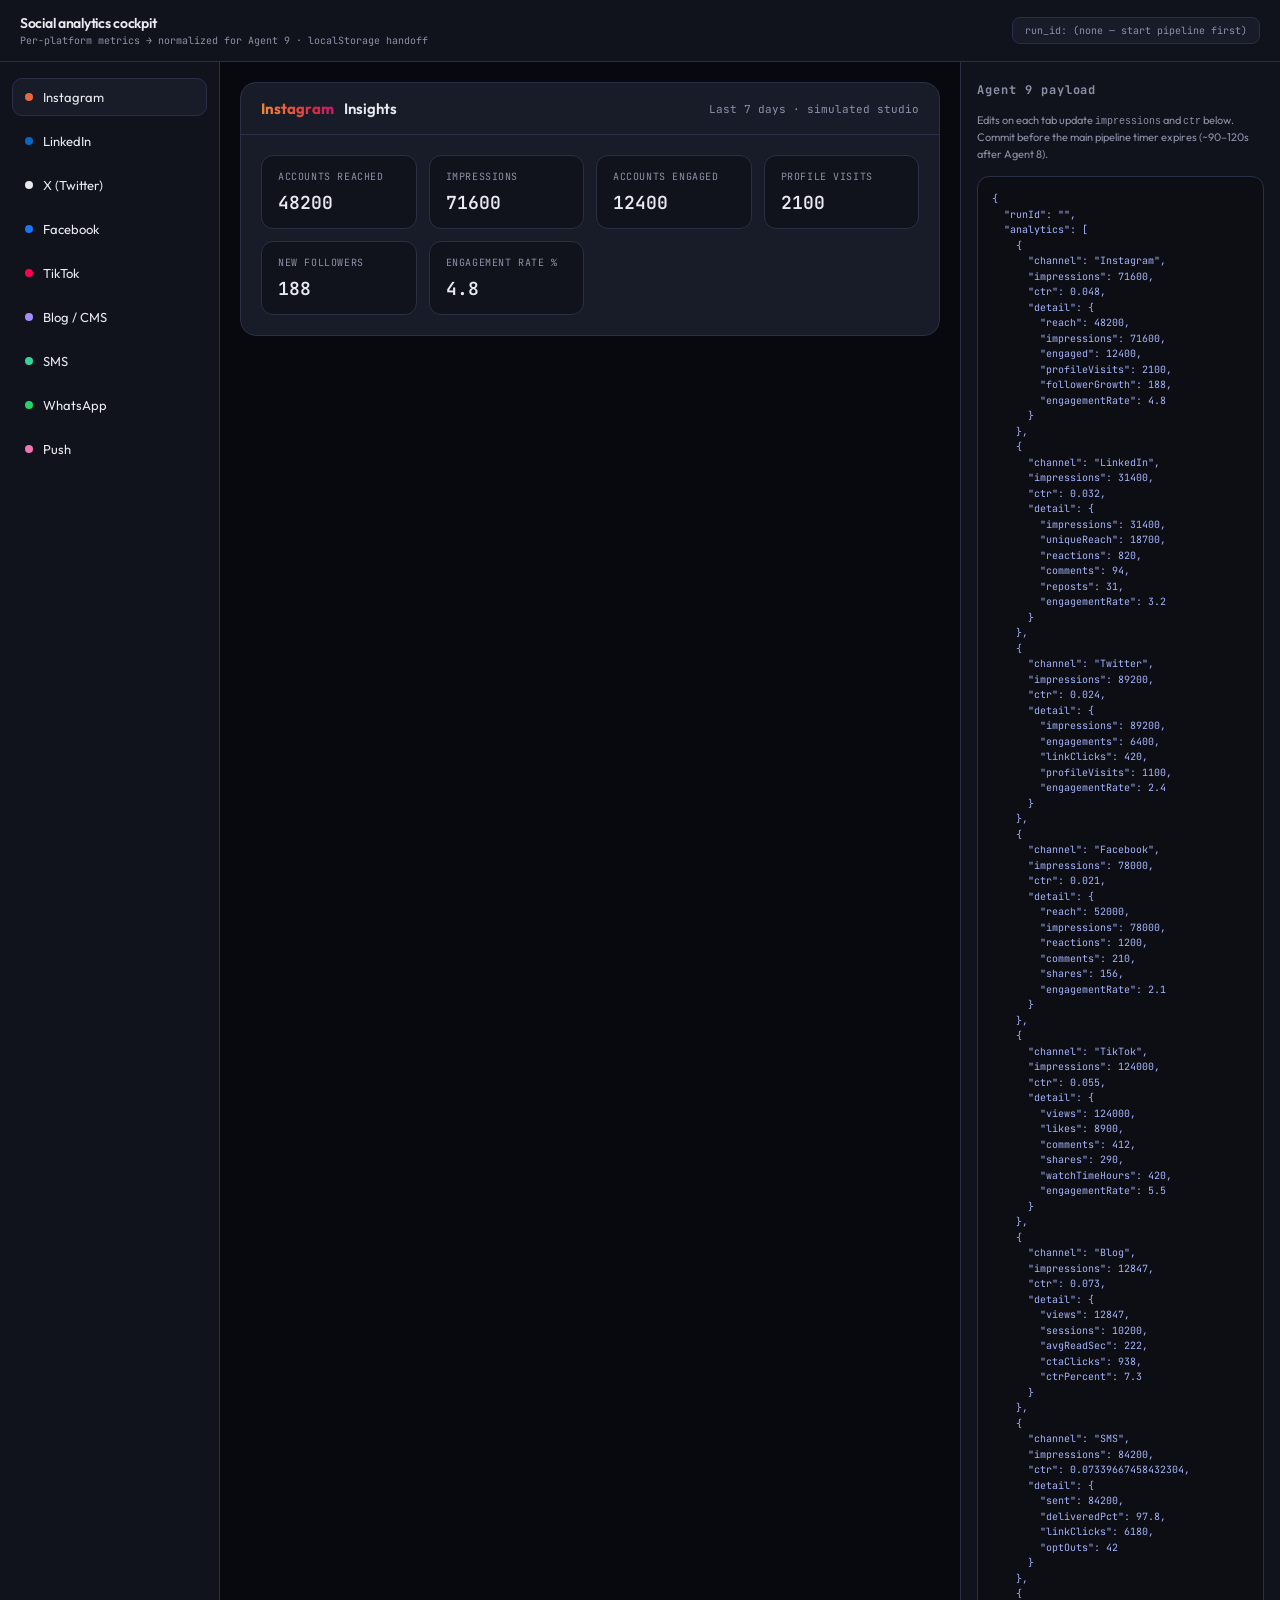
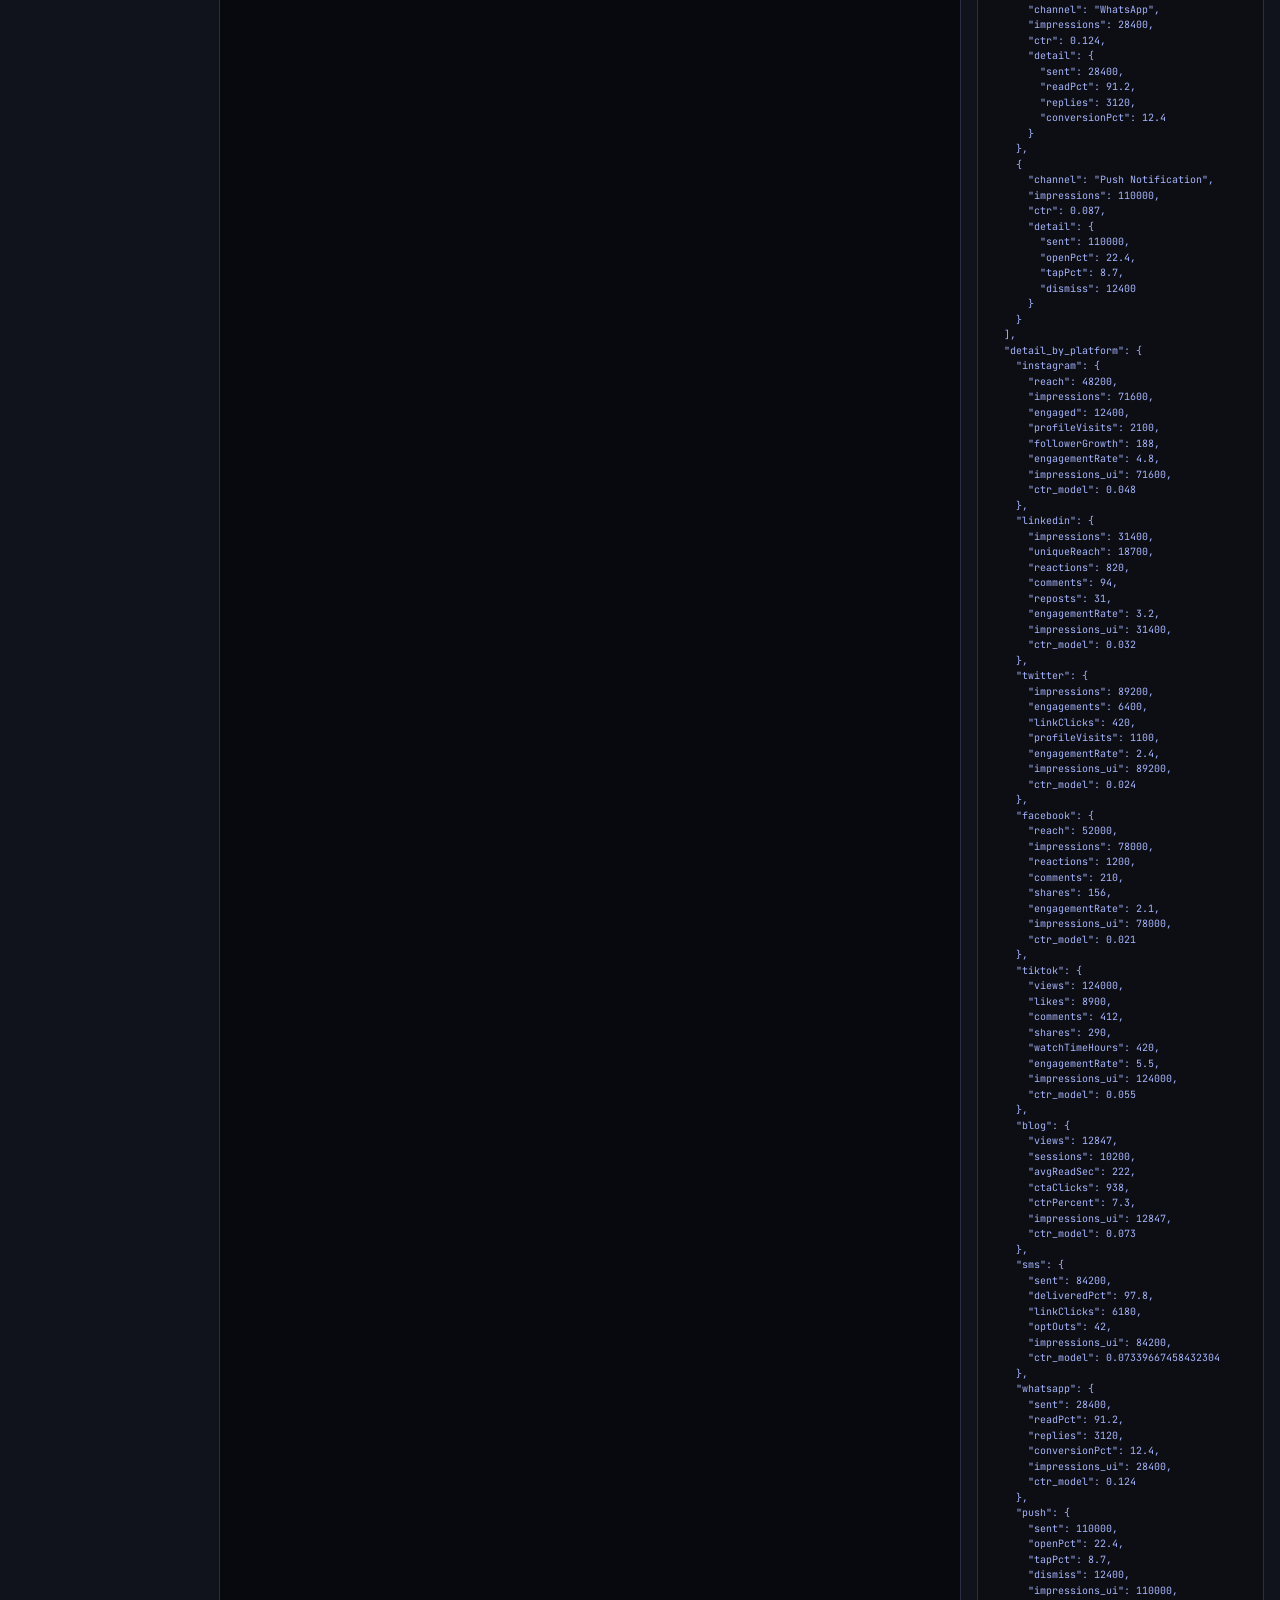
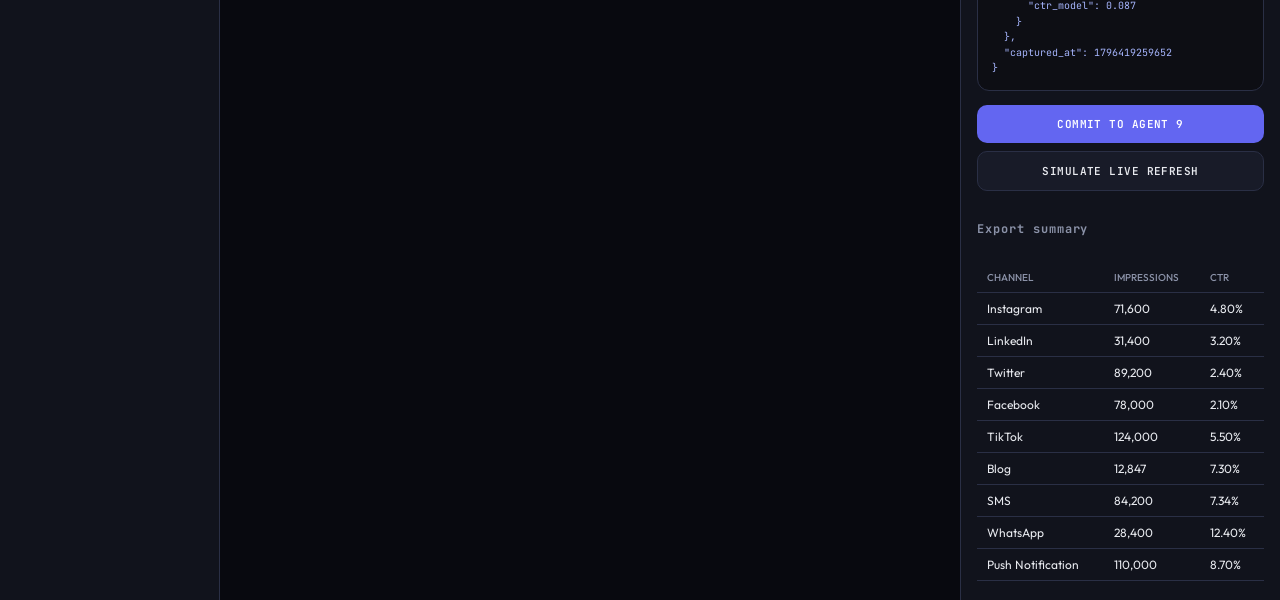
<file: agents/social-analytics-dashboard.html>
<!DOCTYPE html>
<html lang="en">
<head>
<meta charset="UTF-8"/>
<meta name="viewport" content="width=device-width,initial-scale=1"/>
<title>GCN — Social Analytics Dashboard → Agent 9</title>
<link rel="preconnect" href="https://fonts.googleapis.com">
<link href="https://fonts.googleapis.com/css2?family=JetBrains+Mono:wght@400;600&family=Outfit:wght@300;500;600;700&display=swap" rel="stylesheet">
<style>
  :root {
    --bg: #08090f;
    --surface: #11131c;
    --surface2: #181b28;
    --border: #2a2f45;
    --text: #e8eaef;
    --muted: #8b92a8;
    --accent: #6366f1;
    --ok: #22c55e;
    --warn: #f59e0b;
    --ig: linear-gradient(45deg, #f09433, #e6683c, #dc2743, #bc1888);
    --li: #0a66c2;
    --x: #000;
    --fb: #1877f2;
    --tt: #ff0050;
    --mono: 'JetBrains Mono', monospace;
    --sans: 'Outfit', system-ui, sans-serif;
  }
  * { box-sizing: border-box; margin: 0; padding: 0; }
  body {
    background: var(--bg);
    color: var(--text);
    font-family: var(--sans);
    min-height: 100vh;
    display: grid;
    grid-template-columns: 220px 1fr 320px;
    grid-template-rows: auto 1fr;
    gap: 0;
  }
  @media (max-width: 1100px) {
    body { grid-template-columns: 1fr; grid-template-rows: auto auto 1fr auto; }
    .nav-rail { flex-direction: row; flex-wrap: wrap; }
    .a9-rail { border-left: none; border-top: 1px solid var(--border); }
  }
  .topbar {
    grid-column: 1 / -1;
    display: flex; align-items: center; justify-content: space-between;
    padding: 14px 20px;
    border-bottom: 1px solid var(--border);
    background: var(--surface);
  }
  .topbar h1 { font-size: 14px; font-weight: 600; letter-spacing: -0.02em; }
  .topbar .sub { font-family: var(--mono); font-size: 10px; color: var(--muted); margin-top: 2px; }
  .run-pill {
    font-family: var(--mono); font-size: 10px;
    padding: 6px 12px; border-radius: 8px; background: var(--surface2);
    border: 1px solid var(--border); color: var(--muted);
    max-width: 280px; overflow: hidden; text-overflow: ellipsis; white-space: nowrap;
  }
  .nav-rail {
    grid-row: 2;
    border-right: 1px solid var(--border);
    padding: 16px 12px;
    display: flex; flex-direction: column; gap: 6px;
    background: var(--surface);
    overflow-y: auto;
  }
  .nav-btn {
    display: flex; align-items: center; gap: 10px;
    padding: 10px 12px; border-radius: 10px;
    border: 1px solid transparent; background: transparent;
    color: var(--text); font-family: var(--sans); font-size: 13px;
    cursor: pointer; text-align: left; transition: background .15s, border-color .15s;
  }
  .nav-btn:hover { background: var(--surface2); }
  .nav-btn.active { border-color: var(--border); background: var(--surface2); }
  .nav-btn .dot { width: 8px; height: 8px; border-radius: 50%; flex-shrink: 0; }
  .main-stage {
    grid-row: 2;
    padding: 20px;
    overflow-y: auto;
  }
  .panel { display: none; animation: fade .35s ease; }
  .panel.active { display: block; }
  @keyframes fade { from { opacity: 0; transform: translateY(6px); } to { opacity: 1; transform: none; } }
  .dash-card {
    border-radius: 16px; border: 1px solid var(--border);
    background: var(--surface2);
    overflow: hidden; margin-bottom: 20px;
  }
  .dash-head {
    padding: 16px 20px;
    display: flex; align-items: center; justify-content: space-between;
    border-bottom: 1px solid var(--border);
  }
  .dash-head h2 { font-size: 15px; font-weight: 600; display: flex; align-items: center; gap: 10px; }
  .dash-head .range { font-family: var(--mono); font-size: 11px; color: var(--muted); }
  .metrics-grid {
    display: grid;
    grid-template-columns: repeat(auto-fill, minmax(140px, 1fr));
    gap: 12px;
    padding: 20px;
  }
  .metric-cell {
    background: var(--surface);
    border: 1px solid var(--border);
    border-radius: 12px;
    padding: 14px 16px;
  }
  .metric-cell label {
    display: block; font-size: 10px; font-family: var(--mono);
    color: var(--muted); text-transform: uppercase; letter-spacing: 0.06em; margin-bottom: 8px;
  }
  .metric-cell input {
    width: 100%;
    background: transparent; border: none; color: var(--text);
    font-family: var(--mono); font-size: 18px; font-weight: 600;
    outline: none;
  }
  .metric-cell .suffix { font-size: 11px; color: var(--muted); margin-top: 4px; }
  .ig-brand { background: var(--ig); -webkit-background-clip: text; background-clip: text; color: transparent; font-weight: 700; }
  .a9-rail {
    grid-row: 2;
    border-left: 1px solid var(--border);
    padding: 20px 16px;
    background: var(--surface);
    display: flex; flex-direction: column; gap: 14px;
    overflow-y: auto;
  }
  .a9-rail h3 { font-size: 12px; font-family: var(--mono); color: var(--muted); letter-spacing: 0.08em; }
  .a9-pre {
    flex: 1; min-height: 120px;
    background: #0d0e14;
    border: 1px solid var(--border);
    border-radius: 12px;
    padding: 14px;
    font-family: var(--mono);
    font-size: 10px;
    line-height: 1.55;
    color: #a5b4fc;
    overflow: auto;
    white-space: pre-wrap;
    word-break: break-word;
  }
  .btn-row { display: flex; flex-direction: column; gap: 8px; }
  .btn {
    font-family: var(--mono); font-size: 11px; font-weight: 600;
    padding: 12px 16px; border-radius: 10px; border: none;
    cursor: pointer; letter-spacing: 0.04em; text-transform: uppercase;
  }
  .btn-primary { background: var(--accent); color: #fff; }
  .btn-primary:hover { filter: brightness(1.08); }
  .btn-secondary { background: var(--surface2); color: var(--text); border: 1px solid var(--border); }
  .hint { font-size: 11px; color: var(--muted); line-height: 1.5; }
  .badge-ok { color: var(--ok); font-family: var(--mono); font-size: 10px; margin-top: 8px; display: none; }
  .badge-ok.visible { display: block; }
  .mini-table { width: 100%; font-size: 12px; border-collapse: collapse; margin-top: 12px; }
  .mini-table th, .mini-table td { padding: 8px 10px; text-align: left; border-bottom: 1px solid var(--border); }
  .mini-table th { color: var(--muted); font-weight: 500; font-size: 10px; text-transform: uppercase; }
</style>
</head>
<body>
  <header class="topbar">
    <div>
      <h1>Social analytics cockpit</h1>
      <div class="sub">Per-platform metrics → normalized for Agent 9 · localStorage handoff</div>
    </div>
    <div class="run-pill" id="runIdDisplay">run_id: (open after orchestrator starts)</div>
  </header>

  <nav class="nav-rail" id="navRail"></nav>

  <main class="main-stage" id="mainStage"></main>

  <aside class="a9-rail">
    <h3>Agent 9 payload</h3>
    <p class="hint">Edits on each tab update <code style="font-size:10px">impressions</code> and <code style="font-size:10px">ctr</code> below. Commit before the main pipeline timer expires (~90–120s after Agent 8).</p>
    <pre class="a9-pre" id="a9Preview"></pre>
    <div class="btn-row">
      <button type="button" class="btn btn-primary" id="btnCommit">Commit to Agent 9</button>
      <button type="button" class="btn btn-secondary" id="btnRandomize">Simulate live refresh</button>
    </div>
    <div class="badge-ok" id="commitOk">Saved to localStorage · orchestrator will pick this up if run_id matches.</div>
    <h3 style="margin-top:16px">Export summary</h3>
    <table class="mini-table" id="summaryTable">
      <thead><tr><th>Channel</th><th>Impressions</th><th>CTR</th></tr></thead>
      <tbody id="summaryBody"></tbody>
    </table>
  </aside>

<script>
(function () {
  const PLATFORMS = [
    { id: 'instagram', agentChannel: 'Instagram', label: 'Instagram', dot: '#e6683c', },
    { id: 'linkedin', agentChannel: 'LinkedIn', label: 'LinkedIn', dot: '#0a66c2', },
    { id: 'twitter', agentChannel: 'Twitter', label: 'X (Twitter)', dot: '#e7e9ea', },
    { id: 'facebook', agentChannel: 'Facebook', label: 'Facebook', dot: '#1877f2', },
    { id: 'tiktok', agentChannel: 'TikTok', label: 'TikTok', dot: '#ff0050', },
    { id: 'blog', agentChannel: 'Blog', label: 'Blog / CMS', dot: '#a78bfa', },
    { id: 'sms', agentChannel: 'SMS', label: 'SMS', dot: '#34d399', },
    { id: 'whatsapp', agentChannel: 'WhatsApp', label: 'WhatsApp', dot: '#25d366', },
    { id: 'push', agentChannel: 'Push Notification', label: 'Push', dot: '#f472b6', },
  ];

  const DEFAULTS = {
    instagram: { reach: 48200, impressions: 71600, engaged: 12400, profileVisits: 2100, followerGrowth: 188, engagementRate: 4.8 },
    linkedin: { impressions: 31400, uniqueReach: 18700, reactions: 820, comments: 94, reposts: 31, engagementRate: 3.2 },
    twitter: { impressions: 89200, engagements: 6400, linkClicks: 420, profileVisits: 1100, engagementRate: 2.4 },
    facebook: { reach: 52000, impressions: 78000, reactions: 1200, comments: 210, shares: 156, engagementRate: 2.1 },
    tiktok: { views: 124000, likes: 8900, comments: 412, shares: 290, watchTimeHours: 420, engagementRate: 5.5 },
    blog: { views: 12847, sessions: 10200, avgReadSec: 222, ctaClicks: 938, ctrPercent: 7.3 },
    sms: { sent: 84200, deliveredPct: 97.8, linkClicks: 6180, optOuts: 42 },
    whatsapp: { sent: 28400, readPct: 91.2, replies: 3120, conversionPct: 12.4 },
    push: { sent: 110000, openPct: 22.4, tapPct: 8.7, dismiss: 12400 },
  };

  const state = JSON.parse(JSON.stringify(DEFAULTS));
  let activeId = 'instagram';

  function getRunId() {
    try {
      return localStorage.getItem('gcn_run_id') || '';
    } catch (_) { return ''; }
  }

  function impressionsForAgent9(id) {
    const s = state[id];
    switch (id) {
      case 'instagram': return Math.round(s.impressions || s.reach);
      case 'linkedin': return Math.round(s.impressions);
      case 'twitter': return Math.round(s.impressions);
      case 'facebook': return Math.round(s.impressions || s.reach);
      case 'tiktok': return Math.round(s.views);
      case 'blog': return Math.round(s.views);
      case 'sms': return Math.round(s.sent);
      case 'whatsapp': return Math.round(s.sent);
      case 'push': return Math.round(s.sent);
      default: return 10000;
    }
  }

  /** CTR as fraction 0–1 for Agent 9 */
  function ctrForAgent9(id) {
    const s = state[id];
    switch (id) {
      case 'instagram':
      case 'linkedin':
      case 'twitter':
      case 'facebook':
      case 'tiktok':
        return Math.max(0, Math.min(1, (Number(s.engagementRate) || 0) / 100));
      case 'blog':
        return Math.max(0, Math.min(1, (Number(s.ctrPercent) || 0) / 100));
      case 'sms':
        return s.sent > 0 ? Math.min(1, (Number(s.linkClicks) || 0) / s.sent) : 0;
      case 'whatsapp':
        return Math.max(0, Math.min(1, (Number(s.conversionPct) || 0) / 100));
      case 'push':
        return Math.max(0, Math.min(1, (Number(s.tapPct) || 0) / 100));
      default: return 0.05;
    }
  }

  function buildRichSnapshot() {
    const out = {};
    PLATFORMS.forEach(p => {
      out[p.id] = { ...state[p.id], impressions_ui: impressionsForAgent9(p.id), ctr_model: ctrForAgent9(p.id) };
    });
    return out;
  }

  function buildAgent9Analytics() {
    return PLATFORMS.map(p => ({
      channel: p.agentChannel,
      impressions: impressionsForAgent9(p.id),
      ctr: ctrForAgent9(p.id),
      detail: state[p.id],
    }));
  }

  function refreshPreview() {
    const payload = {
      runId: getRunId(),
      analytics: buildAgent9Analytics(),
      detail_by_platform: buildRichSnapshot(),
      captured_at: Date.now(),
    };
    document.getElementById('a9Preview').textContent = JSON.stringify(payload, null, 2);
    const tbody = document.getElementById('summaryBody');
    tbody.innerHTML = '';
    payload.analytics.forEach(row => {
      const tr = document.createElement('tr');
      tr.innerHTML = `<td>${row.channel}</td><td>${row.impressions.toLocaleString()}</td><td>${(row.ctr * 100).toFixed(2)}%</td>`;
      tbody.appendChild(tr);
    });
    return payload;
  }

  function commitToStorage() {
    const runId = getRunId();
    const payload = refreshPreview();
    payload.runId = runId;
    const record = {
      runId,
      analytics: payload.analytics,
      detail_by_platform: payload.detail_by_platform,
      captured_at: payload.captured_at,
    };
    try {
      localStorage.setItem('gcn_social_analytics_dashboard', JSON.stringify(record));
    } catch (e) {
      alert('Could not save: ' + e.message);
      return;
    }
    const ok = document.getElementById('commitOk');
    ok.classList.add('visible');
    setTimeout(() => ok.classList.remove('visible'), 5000);
    window.dispatchEvent(new CustomEvent('gcn-social-analytics-committed', { detail: record }));
  }

  function randomizePlatform(id) {
    const r = (a, b) => Math.floor(a + Math.random() * (b - a));
    const rf = (a, b) => a + Math.random() * (b - a);
    const s = state[id];
    switch (id) {
      case 'instagram':
        s.reach = r(30000, 90000);
        s.impressions = Math.round(s.reach * rf(1.2, 1.8));
        s.engaged = r(5000, 20000);
        s.engagementRate = rf(2.5, 6.5);
        break;
      case 'linkedin':
        s.impressions = r(15000, 45000);
        s.uniqueReach = Math.round(s.impressions * rf(0.45, 0.65));
        s.engagementRate = rf(1.8, 4.5);
        break;
      case 'twitter':
        s.impressions = r(40000, 120000);
        s.engagements = r(3000, 12000);
        s.engagementRate = rf(1.5, 3.5);
        break;
      case 'facebook':
        s.reach = r(25000, 80000);
        s.impressions = Math.round(s.reach * rf(1.1, 1.5));
        s.engagementRate = rf(1.5, 3.2);
        break;
      case 'tiktok':
        s.views = r(50000, 200000);
        s.engagementRate = rf(4, 9);
        break;
      case 'blog':
        s.views = r(5000, 25000);
        s.ctrPercent = rf(4, 11);
        break;
      case 'sms':
        s.sent = r(50000, 120000);
        s.linkClicks = r(3000, 9000);
        break;
      case 'whatsapp':
        s.sent = r(15000, 40000);
        s.conversionPct = rf(8, 16);
        break;
      case 'push':
        s.sent = r(80000, 150000);
        s.tapPct = rf(6, 12);
        break;
      default: break;
    }
  }

  function randomizeAll() {
    PLATFORMS.forEach(p => randomizePlatform(p.id));
    renderInputsForActive();
    refreshPreview();
  }

  function fieldRows(id) {
    const s = state[id];
    const rows = [];
    const num = (key, label, step = 1) =>
      rows.push({ key, label, step, val: s[key] });

    if (id === 'instagram') {
      num('reach', 'Accounts reached');
      num('impressions', 'Impressions');
      num('engaged', 'Accounts engaged');
      num('profileVisits', 'Profile visits');
      num('followerGrowth', 'New followers');
      num('engagementRate', 'Engagement rate %', 0.1);
    } else if (id === 'linkedin') {
      num('impressions', 'Impressions');
      num('uniqueReach', 'Members reached');
      num('reactions', 'Reactions');
      num('comments', 'Comments');
      num('reposts', 'Reposts');
      num('engagementRate', 'Engagement rate %', 0.1);
    } else if (id === 'twitter') {
      num('impressions', 'Impressions');
      num('engagements', 'Total engagements');
      num('linkClicks', 'Link clicks');
      num('profileVisits', 'Profile visits');
      num('engagementRate', 'Engagement rate %', 0.1);
    } else if (id === 'facebook') {
      num('reach', 'Reach');
      num('impressions', 'Impressions');
      num('reactions', 'Reactions');
      num('comments', 'Comments');
      num('shares', 'Shares');
      num('engagementRate', 'Engagement rate %', 0.1);
    } else if (id === 'tiktok') {
      num('views', 'Video views');
      num('likes', 'Likes');
      num('comments', 'Comments');
      num('shares', 'Shares');
      num('watchTimeHours', 'Hours watched');
      num('engagementRate', 'Engagement rate %', 0.1);
    } else if (id === 'blog') {
      num('views', 'Page views');
      num('sessions', 'Sessions');
      num('avgReadSec', 'Avg read (sec)');
      num('ctaClicks', 'CTA clicks');
      num('ctrPercent', 'CTR %', 0.1);
    } else if (id === 'sms') {
      num('sent', 'Messages sent');
      num('deliveredPct', 'Delivery %', 0.1);
      num('linkClicks', 'Link clicks');
      num('optOuts', 'Opt-outs');
    } else if (id === 'whatsapp') {
      num('sent', 'Messages sent');
      num('readPct', 'Read rate %', 0.1);
      num('replies', 'Replies');
      num('conversionPct', 'Conversion %', 0.1);
    } else if (id === 'push') {
      num('sent', 'Notifications sent');
      num('openPct', 'Open rate %', 0.1);
      num('tapPct', 'Tap-through %', 0.1);
      num('dismiss', 'Dismissed');
    }
    return rows;
  }

  function renderNav() {
    const nav = document.getElementById('navRail');
    nav.innerHTML = '';
    PLATFORMS.forEach(p => {
      const b = document.createElement('button');
      b.type = 'button';
      b.className = 'nav-btn' + (p.id === activeId ? ' active' : '');
      b.innerHTML = `<span class="dot" style="background:${p.dot}"></span>${p.label}`;
      b.addEventListener('click', () => {
        activeId = p.id;
        renderNav();
        renderPanels();
        renderInputsForActive();
      });
      nav.appendChild(b);
    });
  }

  function renderPanels() {
    const stage = document.getElementById('mainStage');
    stage.innerHTML = '';
    PLATFORMS.forEach(p => {
      const sec = document.createElement('section');
      sec.className = 'panel' + (p.id === activeId ? ' active' : '');
      sec.dataset.platform = p.id;
      const card = document.createElement('div');
      card.className = 'dash-card';
      const titleStyle = p.id === 'instagram' ? 'instagram-title' : '';
      card.innerHTML = `
        <div class="dash-head">
          <h2 class="${titleStyle}"><span>${p.label}</span></h2>
          <span class="range">Last 7 days · simulated studio</span>
        </div>
        <div class="metrics-grid" id="grid-${p.id}"></div>
      `;
      sec.appendChild(card);
      stage.appendChild(sec);
    });
    const igTitle = stage.querySelector('.instagram-title');
    if (igTitle) igTitle.innerHTML = '<span class="ig-brand">Instagram</span> Insights';
  }

  function renderInputsForActive() {
    PLATFORMS.forEach(p => {
      const grid = document.getElementById('grid-' + p.id);
      if (!grid) return;
      grid.innerHTML = '';
      if (p.id !== activeId) return;
      fieldRows(p.id).forEach(row => {
        const cell = document.createElement('div');
        cell.className = 'metric-cell';
        const inp = document.createElement('input');
        inp.type = 'number';
        inp.step = row.step || 1;
        inp.value = row.val;
        inp.addEventListener('input', () => {
          state[p.id][row.key] = inp.step < 1 ? parseFloat(inp.value) || 0 : parseInt(inp.value, 10) || 0;
          refreshPreview();
        });
        cell.innerHTML = `<label>${row.label}</label>`;
        cell.appendChild(inp);
        grid.appendChild(cell);
      });
    });
  }

  function hydrateFromHandoff() {
    try {
      const raw = localStorage.getItem('gcn_publisher_handoff');
      if (!raw) return;
      const h = JSON.parse(raw);
      const pkgKeys = Object.keys(h.formatted_packages || {});
      const match = PLATFORMS.find(p => pkgKeys.includes(p.agentChannel));
      if (match) activeId = match.id;
    } catch (_) {}
  }

  document.getElementById('runIdDisplay').textContent = 'run_id: ' + (getRunId() || '(none — start pipeline first)');
  document.getElementById('btnCommit').addEventListener('click', commitToStorage);
  document.getElementById('btnRandomize').addEventListener('click', randomizeAll);

  hydrateFromHandoff();
  renderNav();
  renderPanels();
  renderInputsForActive();
  refreshPreview();

  window.addEventListener('storage', ev => {
    if (ev.key === 'gcn_run_id') {
      document.getElementById('runIdDisplay').textContent = 'run_id: ' + (ev.newValue || '(none)');
    }
    if (ev.key === 'gcn_publisher_handoff' && ev.newValue) {
      hydrateFromHandoff();
      renderNav();
      renderPanels();
      renderInputsForActive();
      refreshPreview();
    }
  });
})();
</script>
</body>
</html>
</file>
